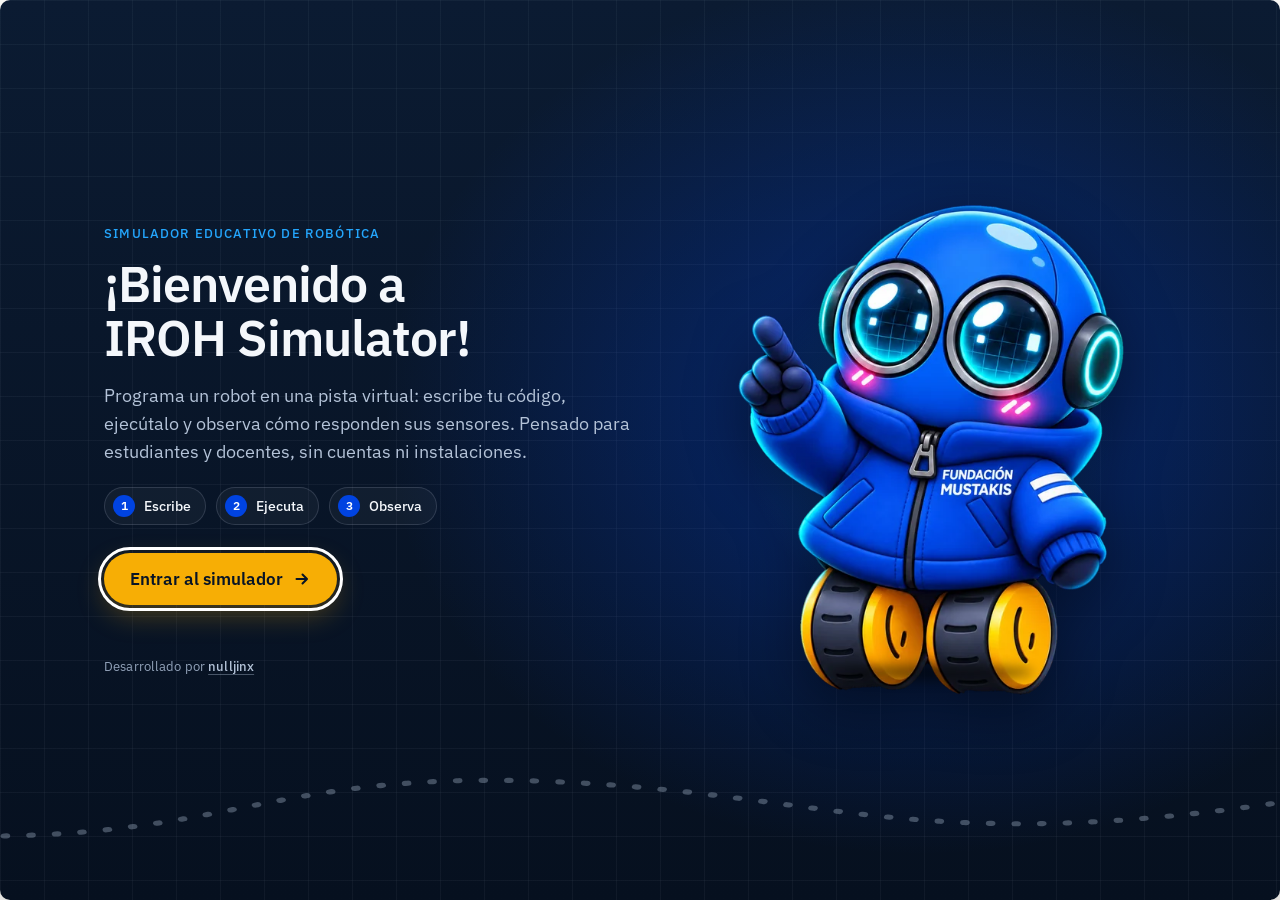
<file: index.html>
<!doctype html>
<html lang="es">
<head>
  <meta charset="utf-8"><meta name="viewport" content="width=device-width,initial-scale=1">
  <meta name="theme-color" content="#FCFBF8">
  <title>IROH Simulator · Simulador libre</title>
  <link rel="icon" type="image/png" sizes="32x32" href="assets/iroh-favicon-32.png"><link rel="icon" type="image/png" sizes="192x192" href="assets/iroh-favicon-192.png"><link rel="apple-touch-icon" href="assets/iroh-favicon-180.png">
  <link rel="stylesheet" href="tokens.css"><link rel="stylesheet" href="styles.css"><link rel="stylesheet" href="iroh-brand.css">
</head>
<body>
  <a class="skip-link" href="#workspace">Saltar al simulador</a>
  <header class="topbar">
    <div class="brand">
      <img src="assets/iroh-isotipo-68.webp" alt="" width="34" height="34">
      <span><strong translate="no">IROH <span>Simulator</span></strong><small>Simulador libre</small></span>
    </div>
    <div class="topbar-actions">
      <button type="button" id="aboutOpen" class="button topbar-btn" aria-haspopup="dialog" aria-controls="aboutDialog">
        <svg width="16" height="16" viewBox="0 0 16 16" aria-hidden="true"><circle cx="8" cy="8" r="6.25" fill="none" stroke="currentColor" stroke-width="1.5"/><path d="M8 7.2v3.6M8 5.1v.1" fill="none" stroke="currentColor" stroke-width="1.7" stroke-linecap="round"/></svg>
        <span class="topbar-label">Acerca de</span>
      </button>
    </div>
  </header>
  <main id="workspace" tabindex="-1" class="workspace editor-open" aria-label="Simulador libre del IROH">
    <h1 class="sr-only">Simulador libre del IROH</h1>
    <div class="workspace-grid">
      <section class="simulation-panel" id="viewportHost" aria-label="Simulador">
        <div class="simulator-toolbar">
          <label class="track-field"><span class="sr-only">Pista</span><select id="track" aria-label="Pista"><option value="s01">S01 · Seguir línea</option><option value="s02">S02 · Tres sensores</option><option value="s03">S03 · Conteo</option><option value="s04">S04 · Tramos de línea</option><option value="s05">S05 · Sensores IR</option><option value="s06">S06 · Sonar y cajas</option><option value="s07">S07 · Repaso · sin pista propia</option><option value="s08">S08 · Desafío final</option><option value="oval">Libre · Óvalo</option><option value="ocho">Libre · Ocho</option></select></label>
          <div class="camera-mode-switch camera-tabs" role="group" aria-label="Vista de cámara"><button class="cam" data-view="top" aria-pressed="false"><svg width="13" height="13" viewBox="0 0 16 16" aria-hidden="true"><path d="M2 3.5l4-1.5 4 1.5 4-1.5v10.5l-4 1.5-4-1.5-4 1.5zM6 2v10.5M10 3.5V14" fill="none" stroke="currentColor" stroke-width="1.4" stroke-linecap="round" stroke-linejoin="round"/></svg><span>Superior</span></button><button class="cam active" data-view="perspective" aria-pressed="true"><svg width="13" height="13" viewBox="0 0 16 16" aria-hidden="true"><path d="M8 1.5l5.5 3v7L8 14.5l-5.5-3v-7zM8 8l5.5-3.5M8 8v6.5M8 8L2.5 4.5" fill="none" stroke="currentColor" stroke-width="1.4" stroke-linecap="round" stroke-linejoin="round"/></svg><span>Perspectiva</span></button><button class="cam" data-view="follow" aria-pressed="false" aria-label="Seguir al IROH"><svg width="13" height="13" viewBox="0 0 16 16" aria-hidden="true"><path d="M8 2v2.5M8 11.5V14M2 8h2.5M11.5 8H14M8 5.5a2.5 2.5 0 1 0 0 5 2.5 2.5 0 0 0 0-5z" fill="none" stroke="currentColor" stroke-width="1.4" stroke-linecap="round" stroke-linejoin="round"/></svg><span>Seguir</span></button><button class="cam" data-view="robot" aria-pressed="false" aria-label="Ver el robot de cerca"><svg width="13" height="13" viewBox="0 0 16 16" aria-hidden="true"><path d="M4 5.5h8a1.5 1.5 0 0 1 1.5 1.5v4A1.5 1.5 0 0 1 12 12.5H4A1.5 1.5 0 0 1 2.5 11V7A1.5 1.5 0 0 1 4 5.5zM8 5.5V3M6 8.5v.5M10 8.5v.5" fill="none" stroke="currentColor" stroke-width="1.4" stroke-linecap="round" stroke-linejoin="round"/></svg><span>Robot</span></button></div>
          <details class="menu pop" id="moreMenu">
            <summary class="button" aria-label="Más opciones"><span class="menu-text">Más</span><svg width="12" height="12" viewBox="0 0 12 12" aria-hidden="true"><path d="M2 4.5l4 4 4-4" fill="none" stroke="currentColor" stroke-width="1.6" stroke-linecap="round" stroke-linejoin="round"/></svg></summary>
            <div class="menu-panel" role="group" aria-label="Opciones secundarias">
              <button id="codeToggle" class="button menu-item" type="button" aria-controls="codePanel" aria-expanded="true">Ocultar editor</button>
              <div class="menu-divider"></div>
              <div class="menu-row"><label for="speed">Velocidad</label><select id="speed"><option value="0.5">0,5×</option><option value="1" selected>1×</option><option value="2">2×</option><option value="4">4×</option></select></div>
              <div class="menu-row"><label for="quality">Calidad 3D</label><select id="quality"><option value="standard">Estándar</option><option value="high">Alta</option></select></div>
              <label class="menu-check"><input id="showTrail" type="checkbox" checked> Rastro del recorrido</label>
              <div class="menu-divider"></div>
              <button id="editScenario" class="button menu-item" type="button" aria-haspopup="dialog">Editar escenario</button>
            </div>
          </details>
        </div>
        <div class="scene-wrap" id="sceneWrap">
          <canvas id="scene" role="img" aria-label="Escena 3D del robot IROH en la pista. Arrastra para girar y usa la rueda para acercar."></canvas>
          <div class="scene-top-label"><span>IROH / <span id="stageLabel">S01</span> / 3D</span><small><span id="viewLabel">PERSPECTIVA LIBRE</span><span class="sep"> · </span><span id="trackSize">100 × 140 cm</span><span id="trackName">PLOTTER S01</span></small></div>
          <span class="live-badge" id="statusBadge" role="status">EN ESPERA</span>
          <div class="scene-source" id="sceneSource">S01 · Geometría del proyecto IROH</div>
          <div class="zoom-controls"><button id="zoomOut" type="button" aria-label="Alejar cámara">−</button><output id="zoomText" aria-live="off">100%</output><button id="zoomIn" type="button" aria-label="Acercar cámara">+</button><button id="full" type="button" aria-label="Pantalla completa"><svg width="14" height="14" viewBox="0 0 14 14" aria-hidden="true"><path d="M5 1.5H1.5V5M9 1.5h3.5V5M5 12.5H1.5V9M9 12.5h3.5V9" fill="none" stroke="currentColor" stroke-width="1.5" stroke-linecap="round" stroke-linejoin="round"/></svg></button></div>
          <div class="calibration-layer" id="calibrationLayer" hidden>
            <div class="calibration-grab" id="calibrationGrab" tabindex="0" role="application" aria-roledescription="robot arrastrable" aria-label="IROH. Arrástralo por el plotter o usa las flechas del teclado."></div>
            <button class="calibration-rotate" id="calibrationRotate" type="button" aria-label="Girar el IROH. Arrastra el asa o usa las flechas izquierda y derecha."><svg width="20" height="20" viewBox="0 0 20 20" aria-hidden="true"><path d="M16 10a6 6 0 1 1-2-4.5M16 3v3.5h-3.5" fill="none" stroke="currentColor" stroke-width="2" stroke-linecap="round" stroke-linejoin="round"/></svg></button>
            <p class="calibration-hint" id="calibrationHint">Mueve el IROH por el plotter y gíralo con el asa. Observa la LCD.</p>
          </div>
        </div>
        <details class="telemetry" id="telemetry" open>
          <summary><span>Sensores y telemetría</span></summary>
          <div class="telemetry-strip" role="group" aria-label="Telemetría del IROH">
            <div class="tcell"><span class="tlabel">Línea</span><div class="sensor-row"><span class="sensor"><b>I</b><strong id="valL">028</strong></span><span class="sensor"><b>C</b><strong id="valC">395</strong></span><span class="sensor"><b>D</b><strong id="valR">028</strong></span></div></div>
            <div class="tcell"><span class="tlabel">Sonar</span><strong class="readout" id="sonar">200 cm</strong></div>
            <div class="tcell"><span class="tlabel">Motores I / D</span><strong class="readout" id="motors">0 / 0</strong></div>
            <div class="tcell"><span class="tlabel">Servo</span><strong class="readout" id="strikerStatus">0° · REPOSO</strong></div>
            <div class="tcell lcd-cell"><span class="tlabel">LCD 16 × 2</span><div class="lcd-bezel"><pre id="lcd" aria-label="Pantalla LCD del IROH, 16 columnas por 2 filas"></pre></div></div>
          </div>
        </details>
        <div class="inputs-strip" role="group" aria-label="Entradas del robot"><span class="tlabel">Entradas</span><button type="button" id="pulsador" class="input-chip" aria-pressed="false" aria-label="Pulsador"><i class="dot" aria-hidden="true"></i><span>Pulsador</span><strong aria-hidden="true">Libre</strong></button><button type="button" id="ir0" class="input-chip" aria-pressed="false" aria-label="IR izquierdo"><i class="dot" aria-hidden="true"></i><span>IR izquierdo</span><strong aria-hidden="true">Libre</strong></button><button type="button" id="ir1" class="input-chip" aria-pressed="false" aria-label="IR derecho"><i class="dot" aria-hidden="true"></i><span>IR derecho</span><strong aria-hidden="true">Libre</strong></button></div>
        <div class="runtime-bar">
          <div class="runtime-actions">
            <button id="runBar" class="primary run-proxy" type="button" aria-label="Ejecutar el programa del editor"><svg width="14" height="14" viewBox="0 0 14 14" aria-hidden="true"><path d="M3 2l9 5-9 5z" fill="currentColor"/></svg><span>Ejecutar</span></button>
            <button id="pause" type="button" disabled>Pausar</button>
            <button id="step" type="button" disabled title="Avanza 100 ms de simulación en pausa">Paso +0,1 s</button>
            <button id="reset" type="button"><svg width="14" height="14" viewBox="0 0 14 14" aria-hidden="true"><path d="M2.5 7a4.5 4.5 0 1 0 1.4-3.3M2.5 2v2.8h2.8" fill="none" stroke="currentColor" stroke-width="1.5" stroke-linecap="round" stroke-linejoin="round"/></svg><span>Reiniciar</span></button>
            <button id="calibrationMode" type="button" aria-pressed="false" aria-controls="calibrationLayer">Calibración</button>
          </div>
          <div class="runtime-clock"><span class="clock-label">Tiempo</span><strong id="time">0.0 <small>s</small></strong></div>
        </div>
        <p class="status-strip" id="feedback" role="status">Escoge una pista, escribe tu programa y ejecútalo.</p>
      </section>
      <aside class="code-panel" id="codePanel" aria-label="Editor de programación">
        <div class="file-bar"><span class="file-name"><svg width="14" height="14" viewBox="0 0 14 14" aria-hidden="true"><path d="M5 3.5L1.8 7 5 10.5M9 3.5L12.2 7 9 10.5" fill="none" stroke="currentColor" stroke-width="1.4" stroke-linecap="round" stroke-linejoin="round"/></svg><span id="fileName">programa_s01.ino</span></span><span class="file-state">Se guarda por pista en este navegador</span><button type="button" id="guideOpen" class="guide-button" aria-haspopup="dialog" aria-controls="guideDialog">Guía</button><button type="button" id="codeClose" aria-label="Cerrar editor">✕</button></div>
        <div class="editor-meta"><span>Arduino / IROH</span><span class="editor-shortcut" id="editorHint">Ctrl + Enter ejecuta · Esc y luego Tab salen del editor</span></div>
        <div class="editor-area"><pre class="gutter" id="gutter" aria-hidden="true">1</pre><div class="code-stack"><textarea id="src" aria-label="Código Arduino del IROH. Tab inserta espacios; Escape y luego Tab sale del editor." spellcheck="false" autocapitalize="off" autocomplete="off" autocorrect="off" wrap="off"></textarea><div class="hl-clip" aria-hidden="true"><div class="hl-line" id="hlLine"></div><pre class="hl" id="hl"></pre></div></div></div>
        <div class="compiler" id="msg" role="status" tabindex="-1">Edita tu programa y ejecuta.</div>
        <div class="editor-bottom-bar code-actions"><label class="example-field" id="exampleField" hidden><span class="sr-only">Ejemplo</span><select id="example" aria-label="Cargar un ejemplo"><option value="0">Tres sensores</option><option value="1">Un sensor</option><option value="2">Plantilla vacía</option><option value="3">Obstáculos IR</option><option value="4">Golpe por proximidad (sonar)</option></select></label><button type="button" id="restoreStarter" class="restore-button">Restaurar código inicial</button><button type="button" class="primary execute-button" id="run"><svg width="14" height="14" viewBox="0 0 14 14" aria-hidden="true"><path d="M3 2l9 5-9 5z" fill="currentColor"/></svg><span>Ejecutar</span></button></div>
      </aside>
    </div>
    <!-- Nodos de compatibilidad: los scripts v4 (simulator.js) todavía los leen o escriben. Ocultos; se retirarán al extraer el core (SIM-3) y la calibración v1 se reemplaza en SIM-7. -->
    <div hidden aria-hidden="true"><button id="calibrate" type="button" tabindex="-1">Calibrar sensores</button><span id="calibrationSummary"></span><span id="lessonTitle"></span><p id="lessonGoal"></p><span id="lessonQuestion"></span></div>
    <dialog id="calibrationDialog" class="calibration-dialog" aria-labelledby="calibrationTitle"><form id="calibrationForm"><div class="reference-title"><div><span class="eyebrow">PREPARAR EL EXPERIMENTO</span><h2 id="calibrationTitle">Calibrar sensores de línea</h2></div><button id="calibrationClose" type="button" aria-label="Cerrar calibración">✕</button></div><p class="cal-intro">En este banco virtual, blanco es 0 y negro es 1000 después de normalizar. Mide ambas referencias o introduce sus valores brutos por sensor. La simulación se pausa mientras calibras.</p><div class="cal-samples"><button type="button" id="sampleWhite"><span class="swatch white"></span><b>1. Medir blanco virtual</b><small>Superficie clara de referencia</small></button><button type="button" id="sampleBlack"><span class="swatch black"></span><b>2. Medir negro virtual</b><small>Línea oscura de referencia</small></button></div><table class="cal-table"><thead><tr><th>Sensor</th><th>Blanco · 0–1023</th><th>Negro · 0–1023</th></tr></thead><tbody><tr><th>Izquierdo</th><td><input id="white0" type="number" min="0" max="1023" step="1" required aria-label="Blanco Izquierdo"></td><td><input id="black0" type="number" min="0" max="1023" step="1" required aria-label="Negro Izquierdo"></td></tr><tr><th>Central</th><td><input id="white1" type="number" min="0" max="1023" step="1" required aria-label="Blanco Central"></td><td><input id="black1" type="number" min="0" max="1023" step="1" required aria-label="Negro Central"></td></tr><tr><th>Derecho</th><td><input id="white2" type="number" min="0" max="1023" step="1" required aria-label="Blanco Derecho"></td><td><input id="black2" type="number" min="0" max="1023" step="1" required aria-label="Negro Derecho"></td></tr></tbody></table><label class="threshold-control" for="threshold">3. Umbral de detección <output id="thresholdValue">500 / 1000</output></label><input id="threshold" type="range" min="100" max="900" step="10" value="500"><div class="threshold-scale"><span>Más sensible al negro</span><span>Más exigente</span></div><p class="cal-explain">Una lectura normalizada igual o superior al umbral detecta línea. Las funciones de lectura bruta conservan sus valores; tus programas anteriores no cambian automáticamente.</p><p id="calibrationMessage" class="cal-message" role="status"></p><div class="cal-actions"><button id="calibrationDefaults" class="btn ghost" type="button">Restablecer referencias</button><button class="btn primary" type="submit">Guardar calibración</button></div><small class="cal-footnote">Banco simulado, sin conexión con el IROH físico. Los valores son ilustrativos; no constituyen una calibración del robot real.</small></form></dialog>
    <dialog id="scenarioDialog" class="scenario-dialog" aria-labelledby="scenarioTitle" aria-describedby="scenarioIntro">
      <div class="reference-title"><h2 id="scenarioTitle">Escenario</h2><button type="button" id="scenarioClose" aria-label="Cancelar y cerrar">✕</button></div>
      <p id="scenarioIntro" class="scenario-intro">Añade y mueve cajas para experimentar con el robot.</p>
      <div class="scenario-layout">
        <div class="scenario-map-wrap"><svg id="scenarioMap" class="scenario-map" role="img" aria-label="Vista superior de la pista con sus cajas. Los controles junto al plano permiten editarlas con teclado."></svg></div>
        <div class="scenario-side">
          <div class="scenario-actions"><button type="button" id="scenarioAdd" class="button" aria-pressed="false">Añadir caja</button><button type="button" id="scenarioRemove" class="button" disabled>Eliminar caja</button></div>
          <ul id="scenarioList" class="scenario-list" aria-label="Cajas del escenario"></ul>
          <fieldset id="scenarioFields" class="scenario-fields" disabled><legend id="scenarioSelName">Sin caja seleccionada</legend>
            <label class="scenario-field"><span>X</span><input id="scenarioX" type="number" step="0.5" inputmode="decimal" aria-describedby="scenarioPosHint"><span class="unit">cm</span></label>
            <label class="scenario-field"><span>Y</span><input id="scenarioY" type="number" step="0.5" inputmode="decimal" aria-describedby="scenarioPosHint"><span class="unit">cm</span></label>
            <p id="scenarioPosHint" class="scenario-hint">Esquina superior izquierda de la caja de 8 × 8 cm.</p>
          </fieldset>
          <p id="scenarioNote" class="scenario-note" role="status" aria-live="polite"></p>
        </div>
      </div>
      <div class="confirm-actions scenario-footer"><button type="button" id="scenarioClear" class="button">Vaciar</button><button type="button" id="scenarioDefault" class="button">Restaurar predeterminado</button><span class="scenario-spacer"></span><button type="button" id="scenarioCancel" class="button">Cancelar</button><button type="button" id="scenarioApply" class="button primary">Aplicar</button></div>
    </dialog>
    <dialog id="restoreDialog" class="confirm-dialog" aria-labelledby="restoreTitle" aria-describedby="restoreText">
      <h2 id="restoreTitle">¿Restaurar el código inicial?</h2>
      <p id="restoreText">Tu código actual de esta pista se reemplazará por el código inicial. Esta acción no se puede deshacer.</p>
      <div class="confirm-actions"><button type="button" id="restoreCancel" class="button">Cancelar</button><button type="button" id="restoreConfirm" class="button primary">Restaurar</button></div>
    </dialog>
    <dialog id="guideDialog" class="guide-dialog" aria-labelledby="guideTitle" aria-describedby="guideSub">
      <div class="reference-title">
        <div class="guide-heading"><h2 id="guideTitle">Guía de programación IROH</h2><p id="guideSub" class="guide-sub">Aprende a darle instrucciones a IROH, paso a paso. Abre un tema o busca una instrucción.</p></div>
        <button type="button" id="guideClose" aria-label="Cerrar guía">✕</button>
      </div>
      <div class="guide-tools">
        <label class="sr-only" for="guideSearch">Buscar una instrucción</label>
        <input type="search" id="guideSearch" class="guide-search" placeholder="Buscar una instrucción (por ejemplo: avanzar)" autocomplete="off" spellcheck="false" aria-describedby="guideSearchStatus">
        <p id="guideSearchStatus" class="guide-search-status" role="status" aria-live="polite"></p>
      </div>
      <div class="guide-body" tabindex="0" role="region" aria-label="Contenido de la guía">

        <details class="guide-topic" id="guide-primeros-pasos" open>
          <summary><span class="guide-num" aria-hidden="true">1</span><span class="guide-topic-title"><strong>Primeros pasos</strong><small>Cómo darle instrucciones a IROH y cómo funciona un programa</small></span></summary>
          <div class="guide-topic-body">
            <p class="guide-lead">Empieza por aquí: copia este programa, pulsa <b>Ejecutar</b> y mira qué hace IROH. Después te explicamos cada parte, una por una.</p>
            <article class="guide-item guide-program-card" data-cmd="" data-sig="" data-keywords="programa completo ejemplo primero empezar inicio hola saludo copiar ejecutar">
              <div class="guide-program-head"><h4>Mi primer programa</h4><button type="button" class="guide-copy" data-copy="primero" aria-label="Copiar el programa «Mi primer programa»">Copiar</button></div>
              <pre class="guide-program" data-program="primero" tabindex="0"><code>void setup() {
  inicializarMovimiento();
  inicializarPantalla();
  escribirPantalla(0, 0, "Hola, IROH");
}

void loop() {
  avanzar(40);
  pausa(1500);
  detenerse();
  finPrograma();
}</code></pre>
              <p><b>Qué hace:</b> IROH escribe «Hola, IROH» en su pantalla, avanza un segundo y medio y se detiene.</p>
              <ol class="guide-steps">
                <li>Escribe o copia el programa en el editor.</li>
                <li>Pulsa <b>Ejecutar</b>.</li>
                <li>Mira la pantalla de IROH y cómo avanza.</li>
              </ol>
              <p class="guide-try"><b>Prueba:</b> cambia «Hola, IROH» por tu nombre, o cambia <code>1500</code> por <code>3000</code>. ¿Qué notas?</p>
            </article>
            <article class="guide-item guide-cmd" data-cmd="setup" data-sig="void setup()" data-keywords="preparar preparacion empezar una vez inicio configuracion">
              <h4>¿Qué es setup()?</h4>
              <pre class="guide-sig" data-ctx="setupdef"><code>void setup() {
  inicializarMovimiento();
}</code></pre>
              <p><code>setup()</code> significa «preparación». Lo que escribas dentro se ejecuta una sola vez, al empezar. Es opcional.</p>
            </article>
            <article class="guide-item guide-cmd" data-cmd="loop" data-sig="void loop()" data-keywords="repetir repeticion ciclo bucle siempre obligatoria">
              <h4>¿Qué es loop()?</h4>
              <pre class="guide-sig" data-ctx="loopdef"><code>void loop() {
  avanzar(40);
}</code></pre>
              <p><code>loop()</code> significa «repetir». Lo que escribas dentro se ejecuta una y otra vez mientras el programa corre. Es obligatoria.</p>
            </article>
            <article class="guide-item guide-cmd" data-cmd="inicializarMovimiento inicializarSensores inicializarGolpe" data-sig="inicializarMovimiento() inicializarSensores() inicializarGolpe()" data-keywords="activar preparar ruedas sensores garra aviso">
              <h4>¿Qué significa inicializar?</h4>
              <pre class="guide-sig"><code>inicializarMovimiento();
inicializarSensores();
inicializarGolpe();</code></pre>
              <p>Como en el robot real, cada parte se activa una vez antes de usarla: el movimiento (ruedas), los sensores (línea, sonar e infrarrojos) y el golpe (garra). Se hace dentro de <code>setup()</code>.</p>
              <p class="guide-try"><b>Prueba:</b> cuando tu programa lea un sensor, añade <code>inicializarSensores();</code> en <code>setup()</code>.</p>
            </article>
            <article class="guide-item guide-cmd" data-cmd="" data-sig="; { }" data-keywords="punto y coma llaves bloque comentarios // sintaxis fin de instruccion">
              <h4>Para qué sirven ; y { }</h4>
              <pre class="guide-sig"><code>avanzar(40);
if (lineaCentral()) {
  detenerse();
}</code></pre>
              <p>El punto y coma <code>;</code> marca el final de una instrucción. Las llaves <code>{ }</code> agrupan las instrucciones de un bloque: el cuerpo de <code>setup()</code>, de <code>loop()</code> o de un <code>if</code>.</p>
              <p>Las líneas que empiezan con <code>//</code> son comentarios: IROH las ignora.</p>
            </article>
            <article class="guide-item guide-cmd" data-cmd="" data-sig="" data-keywords="avisos errores advertencia mensajes panel linea error">
              <h4>Lee los mensajes del simulador</h4>
              <p>Debajo del editor aparecen mensajes: <b>✔</b> todo bien, <b>⚠</b> aviso (el programa sigue, pero algo no funcionará) y <b>✖</b> error (el programa se detiene y te dice en qué línea está el problema).</p>
              <p>Si falta inicializar una parte, verás un aviso ⚠ que te dice cuál.</p>
            </article>
          </div>
        </details>

        <details class="guide-topic" id="guide-movimiento">
          <summary><span class="guide-num" aria-hidden="true">2</span><span class="guide-topic-title"><strong>¡Vamos a movernos!</strong><small>Avanzar, retroceder, girar, detenerse y esperar</small></span></summary>
          <div class="guide-topic-body">
            <p class="guide-lead">Las ruedas reciben una velocidad de 0 a 100. IROH mantiene la última orden hasta que le des otra, incluso mientras esperas con <code>pausa()</code>. Recuerda llamar a <code>inicializarMovimiento();</code> en <code>setup()</code>.</p>
            <article class="guide-item guide-cmd" data-cmd="avanzar" data-sig="avanzar(velocidad)" data-keywords="adelante mover ir ruedas velocidad rapido lento">
              <h4>Avanzar</h4>
              <pre class="guide-sig"><code>avanzar(50);</code></pre>
              <p>IROH avanza con sus dos ruedas. El número indica la velocidad: 0 es quieto y 100 es la máxima.</p>
              <p class="guide-try"><b>Prueba:</b> cambia el 50 por 30. ¿Qué notas?</p>
            </article>
            <article class="guide-item guide-cmd" data-cmd="avanzar" data-sig="avanzar(izquierda, derecha)" data-keywords="curva doblar girar dos ruedas izquierda derecha">
              <h4>Avanzar en curva</h4>
              <pre class="guide-sig"><code>avanzar(20, 60);</code></pre>
              <p>Con dos números, el primero es la rueda izquierda y el segundo la derecha. IROH curva hacia el lado de la rueda más lenta.</p>
              <p class="guide-try"><b>Prueba:</b> intercambia el 20 y el 60. ¿Hacia dónde gira ahora?</p>
            </article>
            <article class="guide-item guide-cmd" data-cmd="retroceder" data-sig="retroceder(velocidad) retroceder(izquierda, derecha)" data-keywords="atras reversa marcha atras">
              <h4>Retroceder</h4>
              <pre class="guide-sig"><code>retroceder(40);</code></pre>
              <p>IROH va hacia atrás. Igual que <code>avanzar()</code>, acepta un número o dos: <code>retroceder(izquierda, derecha)</code>.</p>
            </article>
            <article class="guide-item guide-cmd" data-cmd="girarDerecha" data-sig="girarDerecha(velocidad)" data-keywords="giro rotar derecha sobre su eje">
              <h4>Girar a la derecha</h4>
              <pre class="guide-sig"><code>girarDerecha(40);</code></pre>
              <p>IROH gira sobre sí mismo hacia la derecha: una rueda avanza y la otra retrocede.</p>
            </article>
            <article class="guide-item guide-cmd" data-cmd="girarIzquierda" data-sig="girarIzquierda(velocidad)" data-keywords="giro rotar izquierda sobre su eje">
              <h4>Girar a la izquierda</h4>
              <pre class="guide-sig"><code>girarIzquierda(40);</code></pre>
              <p>Lo mismo, hacia la izquierda.</p>
            </article>
            <article class="guide-item guide-cmd" data-cmd="detenerse" data-sig="detenerse()" data-keywords="parar frenar alto quieto stop">
              <h4>Detenerse</h4>
              <pre class="guide-sig"><code>detenerse();</code></pre>
              <p>Pone las dos ruedas en 0. IROH frena de forma gradual, no de golpe.</p>
            </article>
            <article class="guide-item guide-cmd" data-cmd="pausa" data-sig="pausa(milisegundos)" data-keywords="espera tiempo retraso demora milisegundos segundos delay">
              <h4>Esperar</h4>
              <pre class="guide-sig"><code>avanzar(40);
pausa(1000);
detenerse();</code></pre>
              <p><code>pausa(1000);</code> hace que el programa espere 1000 milisegundos (1 segundo). Mientras espera, las ruedas siguen con la última orden: aquí IROH avanza un segundo y luego se detiene.</p>
              <p class="guide-try"><b>Prueba:</b> ¿cuánto avanza con <code>pausa(2000);</code>?</p>
            </article>
            <article class="guide-item guide-cmd" data-cmd="finPrograma" data-sig="finPrograma()" data-keywords="fin terminar acabar detener programa">
              <h4>Terminar el programa</h4>
              <pre class="guide-sig"><code>finPrograma();</code></pre>
              <p>Detiene a IROH y termina el programa: ya no se repite <code>loop()</code>.</p>
            </article>
            <article class="guide-item guide-program-card" data-cmd="" data-sig="" data-keywords="programa completo ejemplo secuencia pasos orden tiempo">
              <div class="guide-program-head"><h4>Avanza, gira y detente</h4><button type="button" class="guide-copy" data-copy="avanzagira" aria-label="Copiar el programa «Avanza, gira y detente»">Copiar</button></div>
              <pre class="guide-program" data-program="avanzagira" tabindex="0"><code>void setup() {
  inicializarMovimiento();
}

void loop() {
  avanzar(40);
  pausa(1000);
  detenerse();
  pausa(300);
  girarDerecha(40);
  pausa(700);
  detenerse();
  finPrograma();
}</code></pre>
              <p>IROH avanza un poco, se detiene, gira hacia la derecha y termina. Cada paso dura el tiempo que escribes en <code>pausa()</code>.</p>
              <p class="guide-try"><b>Prueba:</b> cambia <code>700</code> por otro número y mira cómo cambia el giro.</p>
            </article>
          </div>
        </details>

        <details class="guide-topic" id="guide-linea">
          <summary><span class="guide-num" aria-hidden="true">3</span><span class="guide-topic-title"><strong>Siguiendo la línea</strong><small>Sensores que reconocen una línea negra</small></span></summary>
          <div class="guide-topic-body">
            <p class="guide-lead">IROH tiene tres sensores de línea en la parte delantera: izquierdo, central y derecho. Cada uno mira el suelo y reconoce si ve negro. Llama a <code>inicializarSensores();</code> en <code>setup()</code> antes de leerlos.</p>
            <article class="guide-item guide-cmd" data-cmd="lineaIzquierda lineaCentral lineaDerecha" data-sig="lineaIzquierda() lineaCentral() lineaDerecha()" data-keywords="sensor linea negro suelo detectar seguir">
              <h4>¿Hay línea debajo?</h4>
              <pre class="guide-sig"><code>if (lineaCentral()) {
  avanzar(30);
}</code></pre>
              <p><code>lineaIzquierda()</code>, <code>lineaCentral()</code> y <code>lineaDerecha()</code> responden 1 si el sensor ve negro y 0 si no. Como 1 significa «verdadero», se usan directamente dentro de un <code>if</code>.</p>
              <p class="guide-try"><b>Prueba:</b> haz que IROH se detenga cuando el sensor central deje de ver la línea.</p>
            </article>
            <article class="guide-item guide-cmd" data-cmd="leerLineaNormalizada" data-sig="leerLineaNormalizada(sensor)" data-keywords="sensor valor normalizado 0 1000 negro blanco lectura">
              <h4>Medir cuánto negro ve</h4>
              <pre class="guide-sig"><code>int valor = leerLineaNormalizada(1);</code></pre>
              <p>Devuelve un número de 0 (blanco) a 1000 (negro). El número entre paréntesis elige el sensor: 0 izquierdo, 1 central y 2 derecho.</p>
            </article>
            <article class="guide-item guide-cmd" data-cmd="leerSensorLineaIzquierdo leerSensorLineaCentral leerSensorLineaDerecho" data-sig="leerSensorLineaIzquierdo() leerSensorLineaCentral() leerSensorLineaDerecho()" data-keywords="sensor lectura cruda bruta 1023 analogica">
              <h4>Lectura sin ajustar</h4>
              <pre class="guide-sig"><code>int bruto = leerSensorLineaCentral();</code></pre>
              <p>Valor directo del sensor, de 0 a 1023. También existen <code>leerSensorLineaIzquierdo()</code> y <code>leerSensorLineaDerecho()</code>. Sirven para calibrar; para decidir suele ser más cómodo usar las funciones anteriores.</p>
            </article>
            <article class="guide-item guide-cmd" data-cmd="leerUmbralLinea" data-sig="leerUmbralLinea()" data-keywords="umbral calibracion limite 500 sensibilidad">
              <h4>El umbral de la línea</h4>
              <pre class="guide-sig"><code>int umbral = leerUmbralLinea();</code></pre>
              <p>Es el valor (de 0 a 1000) desde el cual un sensor considera que ve línea. Empieza en 500 y puedes cambiarlo con el botón <b>Calibración</b>.</p>
            </article>
            <article class="guide-item guide-program-card" data-cmd="" data-sig="" data-keywords="programa completo ejemplo seguir linea sensores pista ovalo">
              <div class="guide-program-head"><h4>Seguidor de línea</h4><button type="button" class="guide-copy" data-copy="seguidor" aria-label="Copiar el programa «Seguidor de línea»">Copiar</button></div>
              <pre class="guide-program" data-program="seguidor" tabindex="0"><code>void setup() {
  inicializarMovimiento();
  inicializarSensores();
}

void loop() {
  if (lineaCentral()) {
    avanzar(30);
  } else if (lineaIzquierda()) {
    avanzar(10, 30);
  } else if (lineaDerecha()) {
    avanzar(30, 10);
  } else {
    detenerse();
  }
}</code></pre>
              <p>Programa completo. Si el centro ve la línea, avanza; si la ve a un lado, curva hacia ese lado; si no la ve, se detiene. Pruébalo en la pista <b>Óvalo</b>.</p>
              <p class="guide-try"><b>Prueba:</b> cambia <code>30</code> por <code>50</code>. ¿Sigue la línea o se sale?</p>
              <p class="guide-caution">Este programa básico puede detenerse en cruces, bifurcaciones o huecos de las pistas S01–S08: necesitarás más reglas.</p>
            </article>
          </div>
        </details>

        <details class="guide-topic" id="guide-obstaculos">
          <summary><span class="guide-num" aria-hidden="true">4</span><span class="guide-topic-title"><strong>Detectando obstáculos</strong><small>Sonar, sensores infrarrojos y botón</small></span></summary>
          <div class="guide-topic-body">
            <p class="guide-lead">IROH puede medir la distancia a una caja con el sonar y recibir señales de dos sensores infrarrojos y de un botón. Usa <code>inicializarSensores();</code> en <code>setup()</code>.</p>
            <article class="guide-item guide-cmd" data-cmd="leerDistanciaSonar" data-sig="leerDistanciaSonar()" data-keywords="sonar distancia centimetros ultrasonido obstaculo caja cm">
              <h4>Medir la distancia con el sonar</h4>
              <pre class="guide-sig"><code>int distancia = leerDistanciaSonar();</code></pre>
              <p>Devuelve la distancia en centímetros hasta la caja más cercana en la dirección en que mira la cabeza (justo delante, si no la giras con <code>moverServoYaw()</code>). Si no hay ninguna al alcance, devuelve 200.</p>
              <p class="guide-try"><b>Prueba:</b> con <b>Editar escenario</b> acerca una caja y observa cómo cambia el valor en «Sonar».</p>
            </article>
            <article class="guide-item guide-cmd" data-cmd="leerSensorObstaculoIzquierdo leerSensorObstaculoDerecho" data-sig="leerSensorObstaculoIzquierdo() leerSensorObstaculoDerecho()" data-keywords="infrarrojo ir obstaculo sensor izquierdo derecho">
              <h4>Sensores infrarrojos</h4>
              <pre class="guide-sig"><code>if (leerSensorObstaculoIzquierdo()) {
  detenerse();
}</code></pre>
              <p><code>leerSensorObstaculoIzquierdo()</code> y <code>leerSensorObstaculoDerecho()</code> devuelven 1 si el sensor está activo y 0 si está libre. En el simulador no detectan las cajas por sí solos: los activas tú con los botones <b>IR izquierdo</b> e <b>IR derecho</b> de la franja «Entradas».</p>
            </article>
            <article class="guide-item guide-cmd" data-cmd="leerBoton" data-sig="leerBoton()" data-keywords="boton pulsador presionado entrada">
              <h4>Leer el botón</h4>
              <pre class="guide-sig"><code>int presionado = leerBoton();</code></pre>
              <p>Devuelve 1 si el Pulsador está presionado y 0 si está libre. Lo cambias con el botón <b>Pulsador</b> de la franja «Entradas».</p>
            </article>
            <article class="guide-item guide-cmd" data-cmd="botonInicio" data-sig="botonInicio()" data-keywords="boton pulsador inicio esperar empezar presionar">
              <h4>Esperar el botón</h4>
              <pre class="guide-sig"><code>botonInicio();</code></pre>
              <p>El programa se queda aquí hasta que el Pulsador esté presionado. Úsalo al final de <code>setup()</code> para que IROH espere tu señal antes de empezar.</p>
              <p class="guide-try"><b>Prueba:</b> ejecuta tu programa con <code>botonInicio();</code> y pulsa <b>Pulsador</b>.</p>
            </article>
            <article class="guide-item guide-program-card" data-cmd="" data-sig="" data-keywords="programa completo ejemplo sonar obstaculo caja distancia parar">
              <div class="guide-program-head"><h4>Detenerse ante una caja</h4><button type="button" class="guide-copy" data-copy="parar" aria-label="Copiar el programa «Detenerse ante una caja»">Copiar</button></div>
              <pre class="guide-program" data-program="parar" tabindex="0"><code>void setup() {
  inicializarMovimiento();
  inicializarSensores();
}

void loop() {
  int distancia = leerDistanciaSonar();
  if (distancia &lt; 17) {
    detenerse();
  } else {
    avanzar(30);
  }
}</code></pre>
              <p>Programa completo. IROH avanza y se detiene cuando la caja está a menos de 17 cm, antes de tocarla con la garra.</p>
              <p class="guide-try"><b>Prueba:</b> cambia <code>17</code> por <code>40</code>. ¿Dónde se detiene ahora?</p>
              <p class="guide-caution">Si no hay ninguna caja delante, IROH avanzará sin parar: añade una con <b>Editar escenario</b>.</p>
            </article>
          </div>
        </details>

        <details class="guide-topic" id="guide-pantalla">
          <summary><span class="guide-num" aria-hidden="true">5</span><span class="guide-topic-title"><strong>La pantalla de IROH</strong><small>Mostrar mensajes y números en la LCD</small></span></summary>
          <div class="guide-topic-body">
            <p class="guide-lead">La pantalla tiene 2 filas (0 y 1) de 16 columnas (0 a 15). Sirve para que IROH te cuente lo que está leyendo o pensando.</p>
            <article class="guide-item guide-cmd" data-cmd="inicializarPantalla" data-sig="inicializarPantalla()" data-keywords="lcd pantalla preparar iniciar display">
              <h4>Preparar la pantalla</h4>
              <pre class="guide-sig"><code>inicializarPantalla();</code></pre>
              <p>Prepara la LCD, como en el robot real. En el simulador funciona aunque la olvides, pero conviene incluirla en <code>setup()</code>.</p>
            </article>
            <article class="guide-item guide-cmd" data-cmd="escribirPantalla" data-sig="escribirPantalla(columna, fila, valor)" data-keywords="lcd pantalla mostrar texto numero mensaje display columna fila">
              <h4>Escribir en la pantalla</h4>
              <pre class="guide-sig"><code>escribirPantalla(0, 0, "Hola");</code></pre>
              <p>Los tres valores son: columna, fila y lo que quieres mostrar. El texto va entre comillas dobles; también puedes pasar un número o una variable.</p>
              <p class="guide-try"><b>Prueba:</b> escribe en la columna 5 de la fila 1.</p>
            </article>
            <article class="guide-item guide-cmd" data-cmd="borrarPantalla" data-sig="borrarPantalla()" data-keywords="lcd pantalla limpiar vaciar display">
              <h4>Borrar la pantalla</h4>
              <pre class="guide-sig"><code>borrarPantalla();</code></pre>
              <p>Deja las dos filas vacías. Úsala antes de escribir números que cambian, para que no queden dígitos de la lectura anterior.</p>
            </article>
            <article class="guide-item guide-cmd" data-cmd="apagarPantalla prenderPantalla" data-sig="apagarPantalla() prenderPantalla()" data-keywords="lcd pantalla encender apagar sin efecto">
              <h4>Apagar y prender la pantalla</h4>
              <pre class="guide-sig"><code>apagarPantalla();
prenderPantalla();</code></pre>
              <p>El simulador las reconoce, pero todavía no cambian nada en la LCD: mostrará un aviso ⚠.</p>
            </article>
            <article class="guide-item guide-program-card" data-cmd="" data-sig="" data-keywords="programa completo ejemplo lcd pantalla sonar distancia">
              <div class="guide-program-head"><h4>Mostrar la distancia</h4><button type="button" class="guide-copy" data-copy="pantalla" aria-label="Copiar el programa «Mostrar la distancia»">Copiar</button></div>
              <pre class="guide-program" data-program="pantalla" tabindex="0"><code>void setup() {
  inicializarMovimiento();
  inicializarSensores();
  inicializarPantalla();
}

void loop() {
  int distancia = leerDistanciaSonar();
  borrarPantalla();
  escribirPantalla(0, 0, "Distancia:");
  escribirPantalla(0, 1, distancia);
  if (distancia &lt; 17) {
    detenerse();
  } else {
    avanzar(30);
  }
}</code></pre>
              <p>Programa completo: es el de la caja, pero además muestra en la LCD la distancia que mide el sonar.</p>
            </article>
          </div>
        </details>

        <details class="guide-topic" id="guide-mecanismos">
          <summary><span class="guide-num" aria-hidden="true">6</span><span class="guide-topic-title"><strong>Moviendo sus mecanismos</strong><small>Servomotores, garra y cabeza</small></span></summary>
          <div class="guide-topic-body">
            <p class="guide-lead">La garra de IROH puede girar a la izquierda, al centro o a la derecha. En el simulador la garra se mueve solo con instrucciones de tu programa.</p>
            <article class="guide-item guide-cmd" data-cmd="inicializarGolpe" data-sig="inicializarGolpe()" data-keywords="servo golpe garra activar centro">
              <h4>Activar la garra</h4>
              <pre class="guide-sig"><code>inicializarGolpe();</code></pre>
              <p>Activa la garra y la lleva al centro. Va en <code>setup()</code>, antes de moverla.</p>
            </article>
            <article class="guide-item guide-cmd" data-cmd="moverServoGolpe" data-sig="moverServoGolpe(posicion)" data-keywords="servo golpe garra izquierda centro derecha mover empujar">
              <h4>Mover la garra</h4>
              <pre class="guide-sig"><code>moverServoGolpe(1);</code></pre>
              <p>El número elige la posición: <code>-1</code> izquierda, <code>0</code> centro y <code>1</code> derecha. Con cualquier otro número aparece un aviso ⚠ y la garra no se mueve.</p>
              <p>La garra tarda un momento en girar: usa <code>pausa()</code> entre movimientos. Solo mueve una caja si la toca; no la empuja a distancia.</p>
              <p class="guide-try"><b>Prueba:</b> mueve la garra a <code>-1</code> y luego de vuelta a <code>0</code>.</p>
            </article>
            <article class="guide-item guide-cmd" data-cmd="inicializarCabeza apagarCabeza moverServoYaw moverServoPitch" data-sig="inicializarCabeza() apagarCabeza() moverServoYaw(grados) moverServoPitch(grados)" data-keywords="servo cabeza yaw pitch girar inclinar sin efecto">
              <h4>La cabeza de IROH</h4>
              <pre class="guide-sig"><code>inicializarCabeza();
moverServoYaw(30);
moverServoPitch(30);
apagarCabeza();</code></pre>
              <p>La cabeza tiene dos servomotores: <code>moverServoYaw()</code> la gira a los lados y <code>moverServoPitch()</code> la inclina. <code>moverServoYaw(grados)</code> funciona en el simulador: 0 es derecha, 90 es frente y 180 es izquierda, y acepta cualquier ángulo intermedio. El giro es progresivo, no instantáneo: espera con <code>pausa()</code> antes de leer el sonar. Llama a <code>inicializarCabeza()</code> en <code>setup()</code> antes de moverla. <code>leerDistanciaSonar()</code> mide hacia donde apunta la cabeza en ese momento. <code>moverServoPitch()</code> y <code>apagarCabeza()</code> se reconocen, pero el simulador no los modela: no tienen efecto y muestran un aviso ⚠. La velocidad y el alcance de la cabeza son valores virtuales del simulador, todavía sin medir en el robot real.</p>
            </article>
            <article class="guide-item guide-program-card" data-cmd="" data-sig="" data-keywords="programa completo ejemplo garra servo golpe">
              <div class="guide-program-head"><h4>La garra se mueve sola</h4><button type="button" class="guide-copy" data-copy="garra" aria-label="Copiar el programa «La garra se mueve sola»">Copiar</button></div>
              <pre class="guide-program" data-program="garra" tabindex="0"><code>void setup() {
  inicializarMovimiento();
  inicializarGolpe();
}

void loop() {
  moverServoGolpe(-1);
  pausa(800);
  moverServoGolpe(1);
  pausa(800);
  moverServoGolpe(0);
  pausa(800);
}</code></pre>
              <p>Programa completo: la garra va a la izquierda, a la derecha y al centro, y repite.</p>
            </article>
            <article class="guide-item guide-note" data-cmd="leerDistanciaSonar moverServoGolpe detenerse pausa retroceder girarDerecha" data-sig="" data-keywords="apartar obstaculo caja prisma garra barrido sonar distancia acercar despejar mover empujar girar giro bloqueado bloquea contacto trayectoria linea 10 12 cm">
              <h4>Apartar un obstáculo con la garra</h4>
              <ol class="guide-steps">
                <li><b>Detéctalo:</b> lee <code>leerDistanciaSonar()</code>. Un 200 significa que no ve nada.</li>
                <li><b>Acércate despacio</b> hasta una distancia adecuada y detente con <code>detenerse()</code>.</li>
                <li><b>Haz un barrido:</b> con la garra en un lado, llévala al lado contrario con <code>moverServoGolpe()</code> y espera con <code>pausa()</code>.</li>
                <li><b>Comprueba:</b> vuelve la garra al centro y lee el sonar otra vez. Si todavía ve la caja delante, no se despejó.</li>
                <li><b>Recupera la línea</b> y sigue. Si la caja no se despejó, retrocede un poco con <code>retroceder()</code> e inténtalo de nuevo.</li>
              </ol>
              <p><b>Mover no es despejar.</b> Una caja puede moverse un poco y seguir en tu camino. Despejar es dejarla fuera de la trayectoria del robot.</p>
              <p><b>La distancia importa.</b> La garra llega a unos 22 cm del centro del robot y el sonar está más adelante. En S01, con un barrido que empieza al leer 10 cm, la caja se movió unos 19 cm y el robot siguió su camino. Con 12 cm la garra ya estaba tocando la caja y solo la movió 1 cm: siguió en el camino y el robot la empujó hasta el borde de la pista. La distancia adecuada depende de cómo llega el robot y de la forma del obstáculo: prueba y comprueba con el sonar.</p>
              <p><b>¿Por qué se bloquea un giro?</b> Si la garra toca una caja mientras el robot gira, el robot se detiene: no puede empujar una caja girando. Retrocede un poco o mueve la garra a un lado antes de girar con <code>girarDerecha()</code>.</p>
              <p class="guide-try"><b>Prueba:</b> haz el barrido al leer 10 cm y luego al leer 12 cm. Mira dónde queda la caja cada vez.</p>
            </article>
          </div>
        </details>

        <details class="guide-topic" id="guide-programar">
          <summary><span class="guide-num" aria-hidden="true">7</span><span class="guide-topic-title"><strong>Aprende a programar</strong><small>Variables, condiciones, repeticiones y funciones</small></span></summary>
          <div class="guide-topic-body">
            <p class="guide-lead">Estas ideas sirven en cualquier lenguaje. Con ellas, tus programas pueden recordar datos, tomar decisiones, repetir y reutilizar partes.</p>
            <article class="guide-item guide-cmd" data-cmd="" data-sig="int nombre = valor;" data-keywords="variable int entero numero guardar dato memoria float long bool byte">
              <h4>Variables: guardar un dato</h4>
              <pre class="guide-sig"><code>int velocidad = 40;
avanzar(velocidad);
velocidad += 10;</code></pre>
              <p>Una variable es una cajita con nombre que guarda un número. <code>int</code> guarda números enteros. <code>velocidad += 10;</code> le suma 10.</p>
              <p class="guide-try"><b>Prueba:</b> cambia el 40 y mira cómo cambia todo lo que usa <code>velocidad</code>.</p>
            </article>
            <article class="guide-item guide-cmd" data-cmd="if" data-sig="if (condicion) { } else { }" data-keywords="si decidir condicion if else comparar igual mayor menor">
              <h4>Condiciones: decidir</h4>
              <pre class="guide-sig"><code>if (leerDistanciaSonar() &lt; 20) {
  detenerse();
} else {
  avanzar(30);
}</code></pre>
              <p><code>if</code> significa «si»: el bloque se ejecuta solo cuando la condición se cumple. <code>else</code> es «si no». Para más opciones usa <code>else if</code>.</p>
              <p>Se comparan valores con <code>==</code> (igual), <code>!=</code> (distinto), <code>&lt;</code>, <code>&gt;</code>, <code>&lt;=</code> y <code>&gt;=</code>.</p>
            </article>
            <article class="guide-item guide-cmd" data-cmd="" data-sig="&amp;&amp; || !" data-keywords="y o no logica operadores combinar condiciones">
              <h4>Combinar condiciones</h4>
              <pre class="guide-sig"><code>if (lineaCentral() &amp;&amp;
    !lineaDerecha()) {
  avanzar(30);
}</code></pre>
              <p><code>&amp;&amp;</code> significa «y», <code>||</code> significa «o» y <code>!</code> significa «no». Aquí IROH avanza si el centro ve línea y la derecha no.</p>
            </article>
            <article class="guide-item guide-cmd" data-cmd="while" data-sig="while (condicion) { }" data-keywords="repetir bucle ciclo mientras while for repeticion">
              <h4>Repeticiones: hacer algo varias veces</h4>
              <pre class="guide-sig"><code>while (leerDistanciaSonar() &gt; 20) {
  avanzar(30);
}
detenerse();</code></pre>
              <p><code>loop()</code> ya se repite sola. <code>while</code> repite su bloque mientras la condición sea verdadera; cuando deja de serlo, el programa continúa con lo que sigue.</p>
              <p>Este lenguaje no tiene <code>for</code>: usa <code>while</code>.</p>
            </article>
            <article class="guide-item guide-cmd" data-cmd="" data-sig="void nombre() { }" data-keywords="funcion procedimiento reutilizar parametro void">
              <h4>Funciones: ponerle nombre a un grupo de pasos</h4>
              <pre class="guide-sig" data-ctx="top"><code>void recorrerUnSegundo(int velocidad) {
  avanzar(velocidad);
  pausa(1000);
  detenerse();
}</code></pre>
              <p>Una función agrupa instrucciones bajo un nombre. Se escribe fuera de <code>setup()</code> y <code>loop()</code>, y después se usa como cualquier otra instrucción: <code>recorrerUnSegundo(50);</code></p>
            </article>
            <article class="guide-item guide-cmd" data-cmd="" data-sig="int nombre(int valor) { return valor; }" data-keywords="funcion return devolver resultado valor">
              <h4>Funciones que devuelven un resultado</h4>
              <pre class="guide-sig" data-ctx="top"><code>int velocidadSegura(int distancia) {
  if (distancia &lt; 20) {
    return 0;
  }
  return 40;
}</code></pre>
              <p><code>return</code> entrega un valor a quien llamó a la función. Úsala así: <code>avanzar(velocidadSegura(leerDistanciaSonar()));</code></p>
            </article>
          </div>
        </details>

        <details class="guide-topic" id="guide-avanzado">
          <summary><span class="guide-num" aria-hidden="true">8</span><span class="guide-topic-title"><strong>Para seguir aprendiendo</strong><small>Conceptos y límites técnicos del simulador</small></span></summary>
          <div class="guide-topic-body">
            <article class="guide-item guide-note" data-cmd="apagarPantalla prenderPantalla apagarCabeza moverServoPitch" data-sig="" data-keywords="sin efecto reconocidas aviso cabeza lcd limitaciones">
              <h4>Instrucciones que se reconocen pero no hacen nada visible</h4>
              <p><code>apagarPantalla()</code>, <code>prenderPantalla()</code>, <code>apagarCabeza()</code> y <code>moverServoPitch()</code> se aceptan, pero no tienen efecto en este modelo y muestran un aviso ⚠. <code>inicializarPantalla()</code> se acepta sin aviso y la LCD funciona aunque no la llames.</p>
            </article>
            <article class="guide-item guide-note" data-cmd="" data-sig="" data-keywords="rango unidades limite velocidad 100 1023 1000 sonar 200 centimetros milisegundos pantalla columnas">
              <h4>Rangos y unidades</h4>
              <ul>
                <li>Velocidad de las ruedas: de 0 a 100. Un valor mayor se limita a 100 y aparece un aviso ⚠.</li>
                <li>Línea sin ajustar: de 0 a 1023. Línea normalizada: de 0 a 1000. El negro da valores altos.</li>
                <li>Sonar: centímetros, número entero de 0 a 200. El valor 200 significa «nada al alcance». Solo ve cajas altas que estén justo donde apunta la cabeza, en un haz estrecho.</li>
                <li><code>pausa()</code>: milisegundos de tiempo del simulador.</li>
                <li>Pantalla: columnas 0–15 y filas 0–1. Lo que no cabe en 16 columnas se corta.</li>
                <li>Garra: solo <code>-1</code>, <code>0</code> y <code>1</code>.</li>
              </ul>
            </article>
            <article class="guide-item guide-note" data-cmd="inicializarMovimiento inicializarSensores inicializarGolpe" data-sig="" data-keywords="estricto inicializar aviso setup loop instrucciones sueltas">
              <h4>Inicializaciones y avisos</h4>
              <p>Cuando el programa tiene <code>setup()</code> y <code>loop()</code>, el simulador exige <code>inicializarMovimiento()</code>, <code>inicializarSensores()</code> e <code>inicializarGolpe()</code> antes de mover las ruedas, leer sensores o mover la garra. Si faltan, avisa y esa parte no responde. Las instrucciones sueltas, sin <code>setup()</code> ni <code>loop()</code>, se repiten como si estuvieran en <code>loop()</code> y no exigen inicializar.</p>
            </article>
            <article class="guide-item guide-note" data-cmd="" data-sig="" data-keywords="entradas manuales infrarrojo pulsador franja sensores simulados linea sonar">
              <h4>Entradas manuales y sensores simulados</h4>
              <p>La línea y el sonar se calculan a partir de la posición de IROH en la pista (y, en el sonar, de hacia dónde mira la cabeza). Los dos infrarrojos y el Pulsador son entradas que tú activas y desactivas con los botones de la franja «Entradas».</p>
            </article>
            <article class="guide-item guide-note" data-cmd="" data-sig="" data-keywords="tipos int long float bool byte operadores division entera true false high low nombres tildes recursion">
              <h4>Tipos y operaciones</h4>
              <ul>
                <li>Tipos de variable: <code>int</code>, <code>long</code>, <code>float</code>, <code>bool</code> y <code>byte</code> (0 a 255). Pueden ser globales (fuera de las funciones) o locales.</li>
                <li>Dividir enteros descarta los decimales: <code>7 / 2</code> da 3.</li>
                <li>Operadores: <code>+ - * / %</code>, comparaciones, <code>&amp;&amp; || !</code>, y <code>+=</code>, <code>-=</code>, <code>++</code>, <code>--</code>.</li>
                <li>Valores predefinidos: <code>true</code>, <code>false</code>, <code>HIGH</code> (1) y <code>LOW</code> (0).</li>
                <li>Los nombres usan letras sin tilde ni ñ, números y guion bajo.</li>
                <li>El texto entre comillas solo se puede usar en <code>escribirPantalla()</code>; no se guarda en variables.</li>
                <li>Una función puede llamarse a sí misma hasta 64 niveles.</li>
              </ul>
            </article>
            <article class="guide-item guide-note" data-cmd="pausa" data-sig="" data-keywords="tiempo simulado velocidad pausa milisegundos">
              <h4>Tiempo simulado</h4>
              <p>El programa corre en el tiempo del simulador: con velocidad 2× una <code>pausa(1000)</code> dura medio segundo reales. Mientras esperas con <code>pausa()</code>, IROH sigue con la última orden de las ruedas.</p>
            </article>
            <article class="guide-item guide-note" data-cmd="" data-sig="" data-keywords="no disponible limitaciones for const switch break arreglos delay millis serial limites lenguaje">
              <h4>Lo que todavía no está disponible</h4>
              <p><code>for</code>, <code>const</code>, <code>switch</code>, <code>do-while</code>, <code>break</code>, arreglos, el operador <code>? :</code>, prototipos de función, referencias, parámetros con valor por defecto, <code>*=</code> y <code>/=</code>, <code>millis()</code>, <code>delay()</code>, <code>analogRead()</code> y <code>Serial</code>. Es un intérprete de un subconjunto de Arduino/C++, no un compilador, y no usa la biblioteca original de Arduino. Las líneas <code>#include</code> se ignoran.</p>
            </article>
          </div>
        </details>

        <div id="guideResults" class="guide-results" role="region" aria-label="Resultados de la búsqueda" hidden></div>
        <p class="guide-empty" id="guideEmpty" hidden>No encontramos esa instrucción. Prueba con otra palabra, por ejemplo «avanzar», «sonar» o «pantalla».</p>
      </div>
      <p id="guideCopyStatus" class="sr-only" role="status" aria-live="polite"></p>
    </dialog>
    <dialog id="referenceDialog" class="reference-dialog" aria-labelledby="referenceHeading"><div class="reference-title"><h2 id="referenceHeading">Plotter de referencia</h2><button type="button" id="referenceClose" aria-label="Cerrar plotter">✕</button></div><p>Compara la pista 3D virtual con la imagen de referencia. S01–S06 y S08 usan geometrías reconstruidas desde los PDF vectoriales oficiales; S07 es un repaso sin plotter propio.</p><img id="referenceImg" alt="Imagen original del plotter seleccionado"></dialog>
  </main>

  <dialog id="aboutDialog" class="about-dialog" aria-labelledby="aboutTitle" aria-describedby="aboutIntro">
    <div class="reference-title">
      <div class="about-id"><img src="assets/iroh-isotipo-68.webp" alt="" width="40" height="40"><h2 id="aboutTitle" translate="no">Acerca de IROH Simulator</h2></div>
      <button type="button" id="aboutClose" aria-label="Cerrar «Acerca de»">✕</button>
    </div>
    <p id="aboutIntro" class="about-intro">Simulador educativo para aprender a programar un robot en una pista virtual: escribes tu código, lo ejecutas y observas cómo responden los sensores.</p>
    <dl class="about-list">
      <div><dt>Desarrollado por</dt><dd><a href="https://nulljinx.com" target="_blank" rel="noopener noreferrer" translate="no">nulljinx<span class="sr-only"> (abre nulljinx.com en una pestaña nueva)</span></a></dd></div>
      <div><dt>Tu trabajo</dt><dd>Se guarda en este navegador. No hay cuentas.</dd></div>
    </dl>
    <div class="confirm-actions about-actions">
      <button type="button" id="aboutWelcome" class="button">Ver la bienvenida</button>
      <button type="button" id="aboutDone" class="button primary">Cerrar</button>
    </div>
  </dialog>

  <dialog id="welcome" class="welcome" closedby="none" aria-labelledby="welcome-title" aria-describedby="welcome-desc">
    <svg class="welcome__track" viewBox="0 0 1200 220" preserveAspectRatio="none" aria-hidden="true"><path d="M-20 170 C 220 170, 260 80, 520 96 S 860 200, 1220 120" fill="none" stroke="currentColor" stroke-width="7" stroke-linecap="round" stroke-dasharray="2 22"/></svg>
    <div class="welcome__stage">
      <div class="welcome__copy">
        <p class="welcome__eyebrow">Simulador educativo de robótica</p>
        <h2 id="welcome-title" class="welcome__title">¡Bienvenido a <span class="nowrap">IROH Simulator!</span></h2>
        <p id="welcome-desc" class="welcome__desc">Programa un robot en una pista virtual: escribe tu código, ejecútalo y observa cómo responden sus sensores. Pensado para estudiantes y docentes, sin cuentas ni instalaciones.</p>
        <ol class="welcome__steps" aria-label="Cómo empezar: escribe tu programa, ejecútalo en la pista y observa los sensores">
          <li><span class="welcome__num" aria-hidden="true">1</span>Escribe</li>
          <li><span class="welcome__num" aria-hidden="true">2</span>Ejecuta</li>
          <li><span class="welcome__num" aria-hidden="true">3</span>Observa</li>
        </ol>
        <div class="welcome__actions">
          <button type="button" id="welcomeEnter" class="welcome__cta">
            <span>Entrar al simulador</span>
            <svg width="18" height="18" viewBox="0 0 18 18" aria-hidden="true"><path d="M3.5 9h10M9.5 4.5L14 9l-4.5 4.5" fill="none" stroke="currentColor" stroke-width="2" stroke-linecap="round" stroke-linejoin="round"/></svg>
          </button>
        </div>
        <p class="welcome__credit">Desarrollado por <a href="https://nulljinx.com" target="_blank" rel="noopener noreferrer">nulljinx<span class="sr-only"> (abre nulljinx.com en una pestaña nueva)</span></a></p>
      </div>
      <figure class="welcome__mascot">
        <div class="welcome__halo" aria-hidden="true"></div>
        <div class="welcome__roll">
          <div class="welcome__float">
            <img id="welcomeImg" src="assets/iroh-mascot-640.webp"
                 srcset="assets/iroh-mascot-420.webp 420w, assets/iroh-mascot-640.webp 640w, assets/iroh-mascot-960.webp 960w"
                 sizes="(min-width: 1024px) 44vw, (min-width: 640px) 50vw, 62vw"
                 width="960" height="960" loading="lazy" decoding="async"
                 alt="Mascota de IROH Simulator: un robot azul con chaqueta, ojos luminosos y ruedas amarillas que levanta la mano para saludar.">
          </div>
        </div>
        <div class="welcome__shadow" aria-hidden="true"></div>
      </figure>
    </div>
  </dialog>

  <script src="tracks.js"></script><script src="extra-tracks.js"></script><script src="line-geometry.js"></script><script src="calibration.js"></script><script src="iroh-runtime.js"></script><script src="strike-physics.js"></script><script src="scenario-props.js"></script><script src="renderer3d.js"></script><script src="starters.js"></script><script src="head-sonar.js"></script><script src="head-config.js"></script><script src="simulator.js"></script><script src="syntax-highlight.js"></script><script src="ui-shell.js"></script><script src="calibration-mode.js"></script><script src="scenario-editor.js"></script><script src="iroh-brand.js"></script>
</body>
</html>
</file>
<file: tokens.css>
/* BITIRO Simulador · tokens semánticos.
   Valores tomados de la interfaz actual de BITIRO Lab para que ambos productos se reconozcan como BITIRO.
   Sin nombres ni marcas de aliados institucionales. docs/pilot-ui-reference.md documenta el origen. */
@font-face{font-family:'IBM Plex Sans';font-weight:400;font-style:normal;font-display:swap;src:url(assets/fonts/ibm-plex-sans-latin-400-normal.woff2) format('woff2')}
@font-face{font-family:'IBM Plex Sans';font-weight:500;font-style:normal;font-display:swap;src:url(assets/fonts/ibm-plex-sans-latin-500-normal.woff2) format('woff2')}
@font-face{font-family:'IBM Plex Sans';font-weight:600;font-style:normal;font-display:swap;src:url(assets/fonts/ibm-plex-sans-latin-600-normal.woff2) format('woff2')}
@font-face{font-family:'IBM Plex Mono';font-weight:400;font-style:normal;font-display:swap;src:url(assets/fonts/ibm-plex-mono-latin-400-normal.woff2) format('woff2')}
@font-face{font-family:'IBM Plex Mono';font-weight:500;font-style:normal;font-display:swap;src:url(assets/fonts/ibm-plex-mono-latin-500-normal.woff2) format('woff2')}
:root{
  /* Marca */
  --brand-ink:#071426;--brand-ink-2:#0B1B32;--brand-blue:#2458A6;

  /* Superficies */
  --surface-page:#F5F3EE;--surface-panel:#FCFBF8;--surface-panel-raised:#FFFFFF;--surface-panel-muted:#ECEAE5;--surface-panel-soft:#F4F2ED;--surface-hover:#F7F5F0;

  /* Instrumento (editor, escena) */
  --instrument-bg:#0B0D10;--instrument-panel:#14181D;--instrument-panel-deep:#0E1216;--instrument-line:#262B31;--instrument-line-strong:#30363D;
  --instrument-text:#ECE7DD;--instrument-text-muted:#AEB4BA;--instrument-text-soft:#8E949A;
  --stage-bg:#0F1E2C;--stage-ink:#E7EDF0;--stage-ink-soft:#9DB0BC;
  --editor-bg:#101419;--editor-line:#191F27;--editor-gutter:#8994A2;--editor-text:#E8E4DB;

  /* Bordes */
  --border-default:#D9D6CF;--border-subtle:#E3E0D9;--border-strong:#BEB9B0;

  /* Texto */
  --text-primary:#171D24;--text-secondary:#656B72;--text-inverse:#FAF9F6;--text-on-action:#FFFFFF;

  /* Acción */
  --action-primary:#0E0D9F;--action-primary-hover:#09085F;--action-primary-soft:#ECECF9;

  /* Estado */
  --status-success:#187548;--status-success-soft:#DCF3E7;--status-warning:#C98510;--status-danger:#B52E42;--status-danger-soft:#FFF5F6;--status-info:#146BFF;
  --focus-ring:#2458A6;

  /* Lecturas */
  --readout-surface:#ECE9E3;--readout-border:#DAD5CC;--lcd-bg:#CAD3C2;--lcd-border:#BFC6B8;--lcd-text:#243127;

  /* Estructura del simulador (medidas observadas en la interfaz actual de BITIRO Lab) */
  --surface-toolbar:#F7F6F2;--surface-segment:#EEF2F3;--border-segment:#D7DDE0;--border-sim-panel:#314652;--action-navy:#09085F;
  --editor-chrome:#0B1B32;--editor-panel:#071426;--editor-border:#3A4148;--editor-secondary-bg:#262B31;--editor-secondary-text:#AEB4BA;

  /* Sintaxis: tema «bitiro-night» del editor del Lab */
  --syn-text:#E8E4DB;--syn-keyword:#82B6D9;--syn-string:#9FD4AF;--syn-comment:#A3AAB2;--syn-number:#F4C07A;--syn-operator:#DCDCDC;
  --syn-api:#FF9A62;--syn-bracket-1:#FFD700;--syn-bracket-2:#DA70D6;--syn-bracket-3:#179FFF;--syn-bracket-error:#FF1212;
  --editor-selection:#63432E;--editor-cursor:#FFAF75;--editor-line-highlight:rgba(160,180,210,.07);--editor-gutter-active:#C6C6C6;

  /* Radios */
  --radius-panel:8px;--radius-control:6px;--radius-floating:10px;--radius-pill:999px;

  /* Sombras: solo elementos flotantes y de acción */
  --shadow-action:0 4px 10px rgba(14,13,159,.12);--shadow-floating:0 16px 44px rgba(11,13,16,.16);

  /* Tipografía */
  --font-sans:'IBM Plex Sans',system-ui,sans-serif;--font-mono:'IBM Plex Mono',Consolas,monospace;
  --text-h1:24px;--text-body:14px;--text-label:12px;--text-micro:11px;--text-code:13px;

  /* Espaciado y movimiento */
  --space-1:4px;--space-2:8px;--space-3:12px;--space-4:16px;--space-5:20px;--space-6:24px;
  --motion-fast:160ms;--motion-panel:240ms;--ease-out:cubic-bezier(.22,1,.36,1);
  --header-height:56px;
}
</file>
<file: styles.css>
/* BITIRO Simulador · estilos. Medidas y patrones tomados de la interfaz actual de BITIRO Lab
   (ver docs/pilot-ui-reference.md). Todo el color sale de tokens.css. */
*{box-sizing:border-box}
html{min-width:320px}
[hidden]{display:none!important}
body{margin:0;background:var(--surface-page);color:var(--text-primary);font:400 var(--text-body)/1.5 var(--font-sans);-webkit-font-smoothing:antialiased}
button,input,select,textarea{font:inherit;color:inherit}
h1,p{margin:0}
code,pre{font-family:var(--font-mono)}
.sr-only{position:absolute;width:1px;height:1px;padding:0;margin:-1px;overflow:hidden;clip:rect(0,0,0,0);white-space:nowrap;border:0}
:focus-visible{outline:3px solid var(--focus-ring);outline-offset:3px}
.skip-link{position:fixed;top:10px;left:12px;z-index:100;padding:10px 16px;background:var(--surface-panel);border:2px solid var(--brand-blue);border-radius:var(--radius-control);transform:translateY(-200%)}
.skip-link:focus{transform:none}

/* Barra superior */
.topbar{position:sticky;top:0;z-index:20;height:var(--header-height);display:flex;align-items:center;gap:var(--space-5);padding:0 clamp(12px,2.2vw,32px);background:var(--surface-panel);border-bottom:1px solid var(--border-default)}
.brand{color:inherit;display:inline-flex;gap:10px;align-items:center;text-decoration:none;flex-shrink:0;min-width:0}
.brand img{width:34px;height:34px;object-fit:contain}
.brand strong{display:block;font-size:19px;line-height:1.15;letter-spacing:-.6px;font-weight:600;white-space:nowrap}
.brand strong span{font-weight:400;color:var(--text-secondary)}
.brand small{display:block;font-size:11px;color:var(--text-secondary);margin-top:1px;white-space:nowrap}

/* Workspace: simulador y editor lado a lado (≈58/42 como el Lab); el canvas ocupa todo el ancho de su panel */
.workspace{display:flex;flex-direction:column;padding:10px clamp(8px,1vw,14px) 12px;scroll-margin-top:var(--header-height)}
.workspace:focus{outline:0}
.workspace-grid{display:grid;gap:10px;grid-template-columns:minmax(0,60fr) minmax(0,40fr);flex:1;min-height:0}
.workspace:not(.editor-open) .workspace-grid{grid-template-columns:minmax(0,1fr)}
.workspace:not(.editor-open) .code-panel{display:none}
@media(min-width:1024px){.workspace{height:calc(100dvh - var(--header-height));min-height:520px}}
@media(min-width:1280px){.workspace-grid{grid-template-columns:minmax(0,58fr) minmax(0,42fr)}}

/* Botones */
.button,.runtime-actions button,.simulator-toolbar>button,.camera-mode-switch button,.zoom-controls button,.menu>summary,.menu-item,.toggle-ir{display:inline-flex;align-items:center;justify-content:center;gap:6px;min-height:28px;padding:4px 10px;border:1px solid var(--border-default);border-radius:var(--radius-control);background:var(--surface-panel);font-size:var(--text-label);font-weight:500;line-height:1.35;cursor:pointer;text-decoration:none;white-space:nowrap;transition:background var(--motion-fast) var(--ease-out),border-color var(--motion-fast) var(--ease-out)}
.button:hover,.runtime-actions button:hover:not(:disabled),.menu>summary:hover,.menu-item:hover,.toggle-ir:hover{background:var(--surface-panel-muted);border-color:var(--border-strong)}
button:disabled{cursor:not-allowed;opacity:.55}
.primary,.runtime-actions .primary,.editor-bottom-bar .primary{background:var(--action-primary);border-color:var(--action-primary);color:var(--text-on-action);font-weight:600}
.primary:hover:not(:disabled),.runtime-actions .primary:hover:not(:disabled),.editor-bottom-bar .primary:hover:not(:disabled){background:var(--action-primary-hover);border-color:var(--action-primary-hover);box-shadow:var(--shadow-action)}
select{min-height:28px;padding:3px 26px 3px 8px;border:1px solid var(--border-default);border-radius:var(--radius-control);background-color:var(--surface-panel-raised);font-size:var(--text-label);font-weight:500;max-width:100%;min-width:0}
input[type=checkbox]{width:16px;height:16px;accent-color:var(--action-primary);flex-shrink:0}

/* Menús emergentes (<details class="pop">) */
.pop{position:relative}
.pop>summary{list-style:none;cursor:pointer}
.pop>summary::-webkit-details-marker{display:none}
.menu[open]>summary{background:var(--surface-panel-muted);border-color:var(--border-strong)}
.menu-panel{position:absolute;right:0;top:calc(100% + 6px);z-index:30;width:268px;display:flex;flex-direction:column;gap:var(--space-2);padding:var(--space-3);background:var(--surface-panel-raised);border:1px solid var(--border-default);border-radius:var(--radius-floating);box-shadow:var(--shadow-floating)}
.menu-row{display:flex;align-items:center;justify-content:space-between;gap:var(--space-3);font-size:var(--text-label)}
.menu-check{display:flex;align-items:center;gap:8px;font-size:var(--text-label)}
.menu-label{font-size:11px;font-weight:600;letter-spacing:.08em;text-transform:uppercase;color:var(--text-secondary)}
.menu-divider{height:1px;background:var(--border-subtle);margin:2px 0}
.menu-pair{display:grid;grid-template-columns:1fr 1fr;gap:6px}
.menu-item{justify-content:flex-start;width:100%;min-height:32px}
.toggle-ir{flex-direction:column;align-items:flex-start;gap:0;padding:6px 10px}
.toggle-ir span{font-size:11px;color:var(--text-secondary);font-weight:500}
.toggle-ir strong{font-size:var(--text-label)}
.toggle-ir[aria-pressed=true]{background:var(--action-primary-soft);border-color:var(--action-primary);color:var(--action-primary)}
.toggle-ir[aria-pressed=true] span{color:inherit}

/* Panel del simulador */
.simulation-panel{display:flex;flex-direction:column;min-height:0;min-width:0;background:var(--surface-panel-raised);border:1px solid var(--border-sim-panel);border-radius:var(--radius-panel);scroll-margin-top:calc(var(--header-height) + 8px)}
.simulator-toolbar{display:flex;align-items:center;gap:8px;min-height:40px;padding:4px 6px;background:var(--surface-toolbar);border-bottom:1px solid var(--border-subtle);border-radius:calc(var(--radius-panel) - 1px) calc(var(--radius-panel) - 1px) 0 0}
.track-field{display:block;min-width:0;flex:0 1 184px;width:184px;max-width:184px}
.track-field select{width:100%;text-overflow:ellipsis;background-color:var(--surface-panel)}
.camera-mode-switch{display:inline-flex;gap:2px;padding:2px;background:var(--surface-segment);border:1px solid var(--border-segment);border-radius:var(--radius-panel);min-width:0}
.camera-mode-switch button{min-height:25px;padding:3px 8px;border:0;background:transparent;border-radius:var(--radius-control);color:var(--text-secondary);gap:5px}
.camera-mode-switch button svg{flex-shrink:0}
.camera-mode-switch button:hover{background:rgba(255,255,255,.6)}
.camera-mode-switch button.active,.camera-mode-switch button[aria-pressed=true]{background:#fff;color:var(--action-navy);font-weight:600;box-shadow:0 1px 2px rgba(11,13,16,.08)}
.menu{margin-left:auto}
.scene-wrap{position:relative;flex:1;min-height:240px;background:var(--stage-bg);overflow:hidden}
#scene{position:absolute;inset:0;width:100%;height:100%;display:block;touch-action:none;cursor:grab}
#scene:active{cursor:grabbing}
.scene-top-label,.scene-source,.live-badge,.zoom-controls{position:absolute;z-index:2;font:500 var(--text-micro)/1.3 var(--font-mono);color:var(--stage-ink)}
.scene-top-label,.scene-source,.live-badge{pointer-events:none}
.scene-top-label{top:10px;left:10px;display:grid;gap:2px;max-width:60%;padding:6px 9px;background:rgba(7,12,18,.72);border-radius:var(--radius-control)}
.scene-top-label small{font-size:var(--text-micro);color:var(--stage-ink-soft)}
.scene-top-label #trackName{display:none}
.live-badge{top:10px;right:10px;padding:5px 9px;background:rgba(7,12,18,.72);border:1px solid rgba(255,255,255,.14);border-radius:var(--radius-pill);letter-spacing:.06em}
.scene-source{left:10px;bottom:10px;max-width:calc(100% - 190px);color:var(--stage-ink-soft);font-size:var(--text-micro);text-shadow:0 0 4px rgba(7,12,18,.9)}
.zoom-controls{right:10px;bottom:10px;display:inline-flex;align-items:center;gap:2px;padding:2px;background:rgba(7,12,18,.72);border:1px solid rgba(255,255,255,.14);border-radius:var(--radius-control)}
.zoom-controls button{min-width:28px;min-height:28px;padding:2px 7px;border:0;background:transparent;color:var(--stage-ink);font-size:16px}
.zoom-controls button:hover{background:rgba(255,255,255,.14)}
.zoom-controls output{min-width:42px;text-align:center;font:600 var(--text-micro) var(--font-mono)}
.zoom-controls button:focus-visible{outline-color:#fff}

/* Telemetría: una fila de instrumentos del robot bajo el canvas (sin columna lateral) */
.telemetry>summary{display:none}
.telemetry-strip{position:relative;display:flex;flex-wrap:wrap;align-items:center;gap:6px;padding:6px 8px;background:var(--surface-panel-soft);border-top:1px solid var(--border-default)}
.tcell{display:grid;align-content:center;gap:1px;min-width:0;padding:2px 8px;background:rgba(255,255,255,.7);border:1px solid var(--border-subtle);border-radius:var(--radius-control)}
.tlabel{font-size:11px;font-weight:500;letter-spacing:.06em;text-transform:uppercase;color:var(--text-secondary);white-space:nowrap;line-height:1.3}
.readout{font:500 14px/1.25 var(--font-mono);white-space:nowrap}
.sensor-row{display:flex;gap:10px}
.sensor{display:inline-flex;align-items:baseline;gap:5px}
.sensor b{font:600 11px var(--font-mono);color:var(--text-secondary)}
.sensor strong{font:500 14px/1.25 var(--font-mono)}
.lcd-cell{padding:0;background:transparent;border:0;gap:3px;align-content:center}
.lcd-cell .tlabel{padding-left:2px}
/* LCD 16×2 como componente del robot: bisel, pantalla con retícula de caracteres y texto monoespaciado. */
.lcd-bezel{padding:5px;background:#2D353C;border:2px solid #4A545D;border-radius:var(--radius-control);box-shadow:inset 0 1px 0 rgba(255,255,255,.1),0 1px 3px rgba(11,13,16,.25)}
/* La retícula 16×2 se dibuja con el mismo avance que el texto (1ch + letter-spacing): cada carácter queda centrado en su celda. */
#lcd{--ls:.4ch;--cell:calc(1ch + var(--ls));--pad:6px;--rowh:26px;--grid:rgba(36,49,39,.3);margin:0;box-sizing:content-box;width:calc(16 * var(--cell));height:calc(2 * var(--rowh));padding:var(--pad) calc(var(--pad) - var(--ls) / 2) var(--pad) calc(var(--pad) + var(--ls) / 2);border-radius:3px;background-color:var(--lcd-bg);background-image:linear-gradient(90deg,var(--grid) 1px,transparent 1px),linear-gradient(180deg,var(--grid) 1px,transparent 1px);background-repeat:repeat-x,repeat-y;background-size:var(--cell) calc(2 * var(--rowh)),calc(16 * var(--cell)) var(--rowh);background-position:var(--pad) var(--pad);box-shadow:inset 0 1px 4px rgba(20,32,23,.5),inset 0 0 0 1px var(--lcd-border);color:var(--lcd-text);font:500 17px/var(--rowh) var(--font-mono);letter-spacing:var(--ls);font-variant-ligatures:none;white-space:pre;overflow:hidden;text-shadow:0 0 1px rgba(36,49,39,.3)}

/* Barra de ejecución (≈31 px en el Lab) */
/* Entradas del robot: Pulsador e IR, siempre visibles (alternan, como en el Lab) */
.inputs-strip{display:flex;align-items:center;flex-wrap:wrap;gap:6px 8px;padding:5px 8px;background:var(--surface-panel-soft);border-top:1px solid var(--border-default)}
.inputs-strip .tlabel{margin-right:2px}
.input-chip{display:inline-flex;align-items:center;gap:7px;min-height:28px;padding:3px 10px;border:1px solid var(--border-default);border-radius:var(--radius-control);background:var(--surface-panel-raised);font-size:var(--text-label);font-weight:500;line-height:1.3;cursor:pointer;white-space:nowrap;transition:background var(--motion-fast) var(--ease-out),border-color var(--motion-fast) var(--ease-out)}
.input-chip:hover{background:var(--surface-panel-muted);border-color:var(--border-strong)}
.input-chip .dot{width:8px;height:8px;flex:none;border-radius:50%;border:1.5px solid var(--text-secondary);background:transparent}
.input-chip strong{font:500 11px var(--font-mono);color:var(--text-secondary)}
.input-chip[aria-pressed=true]{background:var(--action-primary-soft);border-color:var(--action-primary);color:var(--action-primary)}
.input-chip[aria-pressed=true] .dot{background:var(--action-primary);border-color:var(--action-primary)}
.input-chip[aria-pressed=true] strong{color:var(--action-primary);font-weight:600}
.runtime-bar{display:flex;align-items:center;justify-content:space-between;gap:var(--space-2);padding:3px 6px;border-top:1px solid var(--border-default);background:var(--surface-panel-raised);flex-wrap:wrap}
.runtime-actions{display:flex;gap:8px;align-items:center;flex-wrap:wrap}
.runtime-actions button{min-height:28px;padding:4px 12px;font-weight:600}
.runtime-actions button:disabled{opacity:1;background:var(--surface-panel-soft);border-color:var(--border-subtle);color:#868D94;font-weight:500}
.run-proxy{display:none!important}
.workspace:not(.editor-open) .run-proxy{display:inline-flex!important}
.runtime-clock{display:flex;align-items:baseline;gap:8px;font-size:var(--text-label);color:var(--text-secondary)}
.runtime-clock strong{font:500 13px var(--font-mono);color:var(--text-primary)}
.runtime-clock small{font-size:var(--text-micro)}
.status-strip{padding:6px 10px;border-top:1px solid var(--border-subtle);border-radius:0 0 calc(var(--radius-panel) - 1px) calc(var(--radius-panel) - 1px);background:var(--surface-panel-soft);font-size:var(--text-label);color:var(--text-secondary);display:-webkit-box;-webkit-line-clamp:2;-webkit-box-orient:vertical;overflow:hidden;min-height:2.6em}

/* Editor: panel navy, barra de archivo de 34 px, Monaco-like 14/24 px y pie con secundario + Ejecutar */
.code-panel{display:flex;flex-direction:column;min-height:0;min-width:0;background:var(--editor-panel);color:var(--editor-secondary-text);border:1px solid var(--editor-border);border-radius:var(--radius-panel);overflow:hidden}
.file-bar{display:flex;align-items:center;gap:var(--space-3);min-height:34px;padding:0 6px 0 10px;background:var(--editor-chrome);border-bottom:1px solid var(--editor-border)}
.file-name{display:inline-flex;align-items:center;gap:8px;font:400 var(--text-label) var(--font-mono);color:var(--instrument-text)}
.file-state{margin-left:auto;font-size:var(--text-micro);color:var(--instrument-text-soft)}
#codeClose{width:30px;height:30px;border:0;background:transparent;color:var(--instrument-text-muted);border-radius:var(--radius-control);cursor:pointer}
#codeClose:hover{background:var(--instrument-line)}
.editor-meta{display:flex;justify-content:space-between;gap:var(--space-3);padding:5px 10px;border-bottom:1px solid var(--instrument-line);font-size:var(--text-micro);color:var(--instrument-text-soft)}
.editor-meta span{white-space:nowrap}
.editor-area{position:relative;display:flex;flex:1;min-height:180px;background:var(--editor-bg)}
.gutter{margin:0;flex:none;width:54px;padding:12px 12px 12px 0;text-align:right;color:var(--editor-gutter);font:400 14px/24px var(--font-mono);overflow:hidden;user-select:none;background:var(--editor-bg)}
.gutter .ln{display:inline}
.gutter .ln.on{color:var(--editor-gutter-active)}
.code-stack{position:relative;flex:1;min-width:0}
/* La entrada real es el <textarea>; la capa .hl (aria-hidden) solo pinta el texto coloreado encima, sin capturar el ratón. */
#src,.hl{margin:0;box-sizing:border-box;padding:12px 14px 12px 12px;font:400 14px/24px var(--font-mono);letter-spacing:0;tab-size:2;white-space:pre;font-variant-ligatures:none;font-kerning:none;text-rendering:auto}
#src{position:absolute;inset:0;width:100%;height:100%;resize:none;border:0;outline:0;background:transparent;color:var(--syn-text);caret-color:var(--editor-cursor);overflow:auto;scrollbar-color:var(--editor-border) var(--editor-bg)}
.has-hl #src{color:transparent;-webkit-text-fill-color:transparent}
#src::selection{background:var(--editor-selection);color:transparent;-webkit-text-fill-color:transparent}
.hl-clip{position:absolute;left:0;top:0;overflow:hidden;pointer-events:none;width:100%;height:100%}
.hl{position:absolute;left:0;top:0;min-width:100%;color:var(--syn-text);background:none;pointer-events:none;will-change:transform}
.hl-line{position:absolute;left:0;right:0;top:0;height:24px;background:var(--editor-line-highlight);will-change:transform}
.t-kw{color:var(--syn-keyword)}.t-str{color:var(--syn-string)}.t-com{color:var(--syn-comment)}.t-num{color:var(--syn-number)}.t-op{color:var(--syn-operator)}
.t-api{color:var(--syn-api);font-weight:500}
.t-b1{color:var(--syn-bracket-1)}.t-b2{color:var(--syn-bracket-2)}.t-b3{color:var(--syn-bracket-3)}.t-bx{color:var(--syn-bracket-error)}
.editor-area:focus-within{box-shadow:inset 0 0 0 2px var(--focus-ring)}
#src:focus-visible{outline:0}
@media(forced-colors:active){.has-hl #src{color:CanvasText;-webkit-text-fill-color:CanvasText}.hl-clip{display:none}}
.compiler{padding:8px 12px;border-top:1px solid var(--instrument-line);background:var(--instrument-panel-deep);font:400 var(--text-label)/1.5 var(--font-mono);color:var(--instrument-text-muted);white-space:pre-wrap;max-height:120px;overflow:auto}
.compiler:focus-visible{outline-offset:-3px}
.compiler .ok{color:#7FD9A6}.compiler .warn{color:#F4C07A}.compiler .err{color:#FF9AA6}
.code-panel details{border-top:1px solid var(--instrument-line);padding:6px 12px;font-size:var(--text-label);color:var(--instrument-text-muted);max-height:34%;overflow:auto}
.code-panel summary{cursor:pointer;font-weight:500}
.code-panel details p{margin:8px 0 4px;line-height:1.6}
.code-panel details code{color:var(--syn-string)}
.editor-bottom-bar{display:flex;align-items:center;gap:6px;padding:6px 8px;background:var(--editor-chrome);border-top:1px solid var(--editor-border)}
.editor-bottom-bar button,.editor-bottom-bar select{min-height:32px;border-radius:var(--radius-control);font-size:var(--text-label)}
.example-field{display:flex;min-width:0}
.example-field select{height:32px;min-width:0;max-width:150px;padding:5px 26px 5px 10px;background-color:var(--editor-secondary-bg);border:1px solid var(--editor-border);color:var(--editor-secondary-text);font-weight:500}
.example-field select:hover{border-color:var(--instrument-text-soft)}
.restore-button{display:inline-flex;align-items:center;justify-content:center;height:32px;padding:5px 12px;border:1px solid var(--editor-border);border-radius:var(--radius-control);background:var(--editor-secondary-bg);color:var(--editor-secondary-text);font:500 var(--text-label)/1.3 var(--font-sans);cursor:pointer;white-space:nowrap}
.restore-button:hover{border-color:var(--instrument-text-soft)}
.execute-button{display:inline-flex;align-items:center;justify-content:center;gap:9px;flex:1;height:32px;padding:5px 8px;border:1px solid;cursor:pointer;font-weight:600}
.execute-button:disabled{background:var(--instrument-line);border-color:var(--instrument-line)}

/* Diálogos */
dialog{max-width:min(94vw,720px);padding:var(--space-5);border:1px solid var(--border-default);border-radius:var(--radius-floating);background:var(--surface-panel-raised);color:var(--text-primary);box-shadow:var(--shadow-floating)}
dialog::backdrop{background:rgba(7,20,38,.42)}
.reference-title{display:flex;justify-content:space-between;align-items:center;gap:var(--space-3);margin-bottom:var(--space-3)}
.reference-title h2{margin:0;font-size:17px}
.reference-title button{border:0;background:transparent;font-size:16px;cursor:pointer;min-width:44px;min-height:44px;border-radius:var(--radius-control)}
.reference-dialog img{max-height:70vh;width:auto;margin:var(--space-3) auto 0;display:block}
.reference-dialog p{font-size:var(--text-label);color:var(--text-secondary)}

.confirm-dialog{width:min(92vw,420px)}
.confirm-dialog h2{margin:0 0 var(--space-2);font-size:17px}
.confirm-dialog p{margin:0 0 var(--space-4);font-size:var(--text-label);color:var(--text-secondary);line-height:1.5}
.confirm-actions{display:flex;justify-content:flex-end;gap:var(--space-2)}

/* 1024–1279: dos columnas con el canvas dominante; la telemetría puede ocupar dos filas */
@media(min-width:1024px) and (max-width:1279px){
 /* Telemetría en rejilla 2×2 con el LCD a la derecha: una sola banda de ~100 px en vez de dos filas sueltas */
 .telemetry-strip{display:grid;grid-template-columns:auto auto 1fr auto;gap:6px;align-items:stretch}
 .telemetry-strip>.tcell:nth-child(1){grid-column:1;grid-row:1}
 .telemetry-strip>.tcell:nth-child(2){grid-column:2;grid-row:1}
 .telemetry-strip>.tcell:nth-child(3){grid-column:1;grid-row:2}
 .telemetry-strip>.tcell:nth-child(4){grid-column:2;grid-row:2}
 .telemetry-strip>.lcd-cell{grid-column:3;grid-row:1/3;justify-self:start;align-self:center;margin-left:4px}
 .scene-source{max-width:calc(100% - 175px)}
 .camera-mode-switch button{padding:3px 6px}
 .track-field{flex-basis:150px;width:150px;max-width:150px}
}

/* Apilado (≤1023): simulador, controles, editor; objetivos táctiles de ~44 px */
@media(max-width:1023px){
 .workspace{height:auto;min-height:calc(100dvh - var(--header-height));gap:var(--space-2)}
 .workspace-grid{grid-template-columns:minmax(0,1fr)!important;gap:10px}
 .scene-wrap{flex:none;height:clamp(240px,46dvh,440px);min-height:0}
 .code-panel{min-height:440px}
 .run-proxy{display:inline-flex!important}
 .editor-bottom-bar .primary{background:transparent;border-color:var(--editor-border);color:var(--instrument-text);font-weight:500}
 .editor-bottom-bar .primary:hover:not(:disabled){background:var(--instrument-line);box-shadow:none;border-color:var(--instrument-text-soft)}
 .input-chip,.restore-button,.button,.runtime-actions button,.camera-mode-switch button,.zoom-controls button,.editor-bottom-bar button,.menu>summary,.menu-item,.toggle-ir,select,.guide-button,#codeClose,.telemetry>summary,.example-field select,.execute-button{min-height:44px}
 .zoom-controls button{min-width:44px}
 .simulator-toolbar{flex-wrap:wrap;row-gap:var(--space-2);padding:8px}
 .track-field{flex:1 1 0;max-width:none}
 .menu{margin-left:0}
 .menu>summary{min-width:44px}
 .camera-mode-switch{order:3;flex:1 1 100%;gap:4px}
 .camera-mode-switch button{flex:1 1 0;padding:3px 4px;min-width:0}
 .menu-check{min-height:44px}
 .inputs-strip{padding:8px;display:grid;grid-template-columns:repeat(3,minmax(0,1fr));gap:6px 8px}
 .inputs-strip .tlabel{grid-column:1/-1}
 .input-chip{flex-direction:column;align-items:flex-start;justify-content:center;gap:0;padding:4px 8px;white-space:normal}
 .input-chip .dot{display:none}
 .menu-check input{width:20px;height:20px}
 #codeClose{width:44px}
 .code-panel summary{display:flex;align-items:center;min-height:44px}
 .telemetry>summary{display:flex;align-items:center;justify-content:space-between;padding:0 12px;cursor:pointer;font-weight:500;list-style:none;border-top:1px solid var(--border-subtle)}
 .telemetry>summary::-webkit-details-marker{display:none}
 .telemetry>summary::after{content:'';width:8px;height:8px;border-right:2px solid var(--text-secondary);border-bottom:2px solid var(--text-secondary);transform:rotate(45deg);transition:transform var(--motion-fast)}
 .telemetry[open]>summary::after{transform:rotate(-135deg)}
 .telemetry-strip{display:grid;grid-template-columns:repeat(2,minmax(0,1fr));gap:8px}
 .telemetry-strip .tcell:first-child{grid-column:1/-1}
 .telemetry-strip .lcd-cell{grid-column:1/-1}
 .runtime-bar{flex-direction:column;align-items:stretch;gap:8px;padding:8px}
 .runtime-actions{display:grid;grid-template-columns:repeat(3,minmax(0,1fr));gap:8px}
 .runtime-actions .run-proxy{grid-column:1/-1}
 .runtime-clock{justify-content:flex-end}
 /* Orden en pantalla: canvas → controles → estado → telemetría */
 .simulation-panel .scene-wrap{order:1}
 .simulation-panel .inputs-strip{order:2}
 .simulation-panel .runtime-bar{order:3}
 .simulation-panel .status-strip{order:4}
 .simulation-panel .telemetry{order:5}
 .simulation-panel .simulator-toolbar{order:0}
 .status-strip{border-radius:0}
}
@media(max-width:767px){
 .topbar{padding:0 12px;gap:10px}
 .brand small{display:none}
 .workspace{padding:8px 8px 16px}
 .file-state{display:none}
 .menu-panel{position:fixed;left:8px;right:8px;top:auto;bottom:8px;width:auto;max-height:calc(100dvh - 24px);overflow:auto}
 #codeClose{display:none}
 .scene-source{max-width:calc(100% - 172px);bottom:10px;line-height:1.35}
 .scene-top-label{max-width:56%}
 .zoom-controls output{display:none}
 .example-field select{max-width:none}
 .execute-button{flex:1 1 100%}
 .editor-bottom-bar{flex-wrap:wrap}
 .example-field{flex:1 1 100%}
 .example-field select{width:100%}
}
@media(max-width:400px){
 .brand strong{font-size:17px}
 .scene-top-label small #trackSize,.scene-top-label small .sep{display:none}
 .camera-mode-switch button{font-size:12px;padding:3px 2px;gap:3px}
 .camera-mode-switch button svg{display:none}
 .editor-meta span:first-child{display:none}
}
/* Móvil horizontal: más canvas, menos cromo */
@media(max-height:480px) and (max-width:1023px){
 .simulator-toolbar{flex-wrap:nowrap}
 .camera-mode-switch{order:0;flex:0 0 auto}
 .camera-mode-switch button{flex:0 0 auto;padding:3px 12px}
 .track-field{max-width:260px}
 .menu{margin-left:auto}
 .scene-wrap{height:max(200px,calc(100dvh - var(--header-height) - 70px))}
}
@media(prefers-reduced-motion:reduce){*,*::before,*::after{transition-duration:0s!important;animation-duration:0s!important;scroll-behavior:auto!important}}

/* ── Escenario: editor de cajas (SCENARIO-PROPS-1) ─────────────────────────────────── */
.scenario-dialog{width:min(94vw,760px);max-height:calc(100dvh - 24px);overflow:auto}
.scenario-intro{margin:0 0 var(--space-3);font-size:var(--text-label);color:var(--text-secondary)}
.scenario-layout{display:grid;grid-template-columns:minmax(0,1fr) minmax(0,260px);gap:var(--space-4);align-items:start}
.scenario-map-wrap{min-width:0;display:flex;justify-content:center}
.scenario-map{display:block;width:auto;max-width:100%;max-height:min(58dvh,520px);height:auto;touch-action:none;user-select:none;border:1px solid var(--border-default);border-radius:var(--radius-control);background:var(--surface-panel-muted)}
.sc-floor{fill:#F2EFE8}.sc-line{fill:none;stroke:#1E252C;stroke-linecap:round;stroke-linejoin:round}
.sc-zone.green{fill:#91C5A8}.sc-zone.red{fill:#D8978D}
.sc-robot circle{fill:rgba(36,88,166,.10);stroke:var(--focus-ring);stroke-width:.5;stroke-dasharray:1.6 1.2}.sc-robot line{stroke:var(--focus-ring);stroke-width:.7;stroke-linecap:round}
.sc-box{cursor:grab}.sc-box rect{fill:#C9A06B;stroke:#7A5A33;stroke-width:.5}.sc-box text{font:600 4px var(--font-sans,sans-serif);fill:#2B2013;pointer-events:none}
.sc-box.sel rect{stroke:var(--focus-ring);stroke-width:1.1;fill:#DDB67F}
.scenario-side{display:flex;flex-direction:column;gap:var(--space-3);min-width:0}
.scenario-actions{display:flex;flex-wrap:wrap;gap:var(--space-2)}
.scenario-actions .button[aria-pressed=true]{background:var(--action-primary-soft);border-color:var(--action-primary)}
.scenario-list{list-style:none;margin:0;padding:0;display:flex;flex-wrap:wrap;gap:var(--space-2)}
.scenario-item[aria-pressed=true]{background:var(--action-primary-soft);border-color:var(--action-primary);font-weight:600}
.scenario-empty{font-size:var(--text-label);color:var(--text-secondary)}
.scenario-fields{margin:0;padding:var(--space-3);border:1px solid var(--border-default);border-radius:var(--radius-control);display:grid;gap:var(--space-2)}
.scenario-fields legend{padding:0 var(--space-1);font-size:var(--text-label);font-weight:600}
.scenario-field{display:grid;grid-template-columns:20px minmax(0,1fr) auto;align-items:center;gap:var(--space-2);font-size:var(--text-label)}
.scenario-field input{min-height:32px;min-width:0;width:100%;padding:3px 8px;border:1px solid var(--border-default);border-radius:var(--radius-control);background:var(--surface-panel-raised);font:inherit}
.scenario-field input:disabled{background:var(--surface-panel-soft)}
.scenario-field .unit,.scenario-hint{color:var(--text-secondary)}
.scenario-hint{margin:0;font-size:var(--text-micro)}
.scenario-note{margin:0;min-height:1.5em;font-size:var(--text-label);color:var(--text-secondary)}
.scenario-footer{flex-wrap:wrap;margin-top:var(--space-4)}.scenario-spacer{flex:1 1 0}
@media(max-width:1023px){.scenario-field input{min-height:44px}}
@media(max-width:640px){.scenario-layout{grid-template-columns:minmax(0,1fr)}.scenario-map{max-height:38dvh}.scenario-dialog{padding:var(--space-4)}.scenario-spacer{display:none}.scenario-footer{position:sticky;bottom:calc(-1 * var(--space-4));margin-bottom:calc(-1 * var(--space-4));padding:var(--space-3) 0;background:var(--surface-panel-raised);justify-content:flex-end}}

/* ── Modo calibración (SIM-CALIBRATION-1) ───────────────────────────────────────────────────────────────────────
   Cambio de interfaz, no de runtime: oculta editor y controles de programación, amplía el plotter y deja solo la LCD.
   Ningún valor de sensor se muestra fuera de la LCD que el programa del alumno escribe. */
.calibration-layer{position:absolute;inset:0;z-index:3;pointer-events:none}
.calibration-layer[hidden]{display:none}
.calibration-grab{position:absolute;left:0;top:0;width:72px;height:72px;margin:-36px 0 0 -36px;border-radius:50%;border:2px dashed rgba(255,255,255,.8);background:rgba(14,13,159,.14);pointer-events:auto;touch-action:none;cursor:grab;will-change:transform}
.calibration-grab:active{cursor:grabbing}
.calibration-grab:focus-visible,.calibration-rotate:focus-visible{outline:3px solid #fff;outline-offset:2px}
.calibration-rotate{position:absolute;left:0;top:0;width:44px;height:44px;margin:-22px 0 0 -22px;padding:0;display:grid;place-items:center;border-radius:50%;border:2px solid #fff;background:var(--action-primary);color:#fff;pointer-events:auto;touch-action:none;cursor:grab;will-change:transform;box-shadow:0 2px 6px rgba(7,12,18,.45)}
.calibration-rotate:active{cursor:grabbing}
.calibration-hint{position:absolute;left:50%;bottom:10px;transform:translateX(-50%);margin:0;max-width:min(70%,440px);padding:5px 10px;background:rgba(7,12,18,.72);border-radius:var(--radius-control);font:500 var(--text-micro)/1.35 var(--font-mono);color:var(--stage-ink);text-align:center;pointer-events:none}
.workspace.calibration-mode .workspace-grid{grid-template-columns:minmax(0,1fr)!important}
.workspace.calibration-mode .code-panel,
.workspace.calibration-mode .simulator-toolbar,
.workspace.calibration-mode .inputs-strip,
.workspace.calibration-mode .telemetry-strip>.tcell:not(.lcd-cell),
.workspace.calibration-mode .telemetry>summary,
.workspace.calibration-mode .scene-source,
.workspace.calibration-mode #step,
.workspace.calibration-mode #runBar{display:none!important}
.workspace.calibration-mode .telemetry-strip{display:flex;justify-content:center}
.workspace.calibration-mode .scene-wrap{border-top:0}
@media(min-width:1024px){
 .workspace.calibration-mode .simulation-panel{display:grid;grid-template-columns:minmax(0,1fr) minmax(270px,300px);grid-template-rows:auto auto 1fr}
 .workspace.calibration-mode .scene-wrap{grid-column:1;grid-row:1/4;min-height:0}
 .workspace.calibration-mode .telemetry{grid-column:2;grid-row:1}
 .workspace.calibration-mode .runtime-bar{grid-column:2;grid-row:2}
 .workspace.calibration-mode .status-strip{grid-column:2;grid-row:3;align-self:start}
}
@media(max-width:1023px){
 .workspace.calibration-mode .scene-wrap{height:clamp(300px,62dvh,640px)}
}
@media(max-width:1023px){
 .workspace.calibration-mode .simulation-panel .telemetry{order:2}
 .workspace.calibration-mode .simulation-panel .runtime-bar{order:3}
 .workspace.calibration-mode .simulation-panel .status-strip{order:4}
 .calibration-hint{left:10px;transform:none;max-width:calc(100% - 170px);text-align:left}
}

/* UI-GUIDE-1 · botón «Guía» del editor y diálogo de referencia técnica */
.guide-button{margin-left:auto;min-height:28px;padding:0 12px;border:1px solid var(--instrument-text-muted);background:transparent;color:var(--instrument-text);border-radius:var(--radius-control);font:inherit;font-size:var(--text-label);font-weight:500;cursor:pointer}
.guide-button:hover{background:var(--instrument-line);border-color:var(--instrument-text)}
.guide-button:active{background:var(--editor-border)}
.guide-button:focus-visible{outline:2px solid var(--text-inverse);outline-offset:2px}
#guideClose:focus-visible{outline:2px solid var(--action-primary);outline-offset:2px}
@media(max-width:1023px),(pointer:coarse){.guide-button{min-height:44px;padding:0 14px}}
.guide-dialog{width:min(94vw,860px);max-width:860px;max-height:min(84dvh,660px);padding:0;overflow:hidden;border-radius:var(--radius-floating);box-shadow:var(--shadow-floating)}
.guide-dialog[open]{display:flex;flex-direction:column}
.guide-dialog::backdrop{background:rgba(7,20,38,.56)}
.guide-dialog .reference-title{margin:0;padding:var(--space-3) var(--space-3) var(--space-3) var(--space-5);align-items:flex-start;border-bottom:1px solid var(--border-default);background:var(--surface-panel-raised)}
.guide-heading h2{margin:0;font-size:17px;line-height:1.3}
.guide-sub{margin:2px 0 0;font-size:var(--text-label);line-height:1.4;color:var(--text-secondary)}
.guide-dialog .reference-title button{margin-top:-4px;border:1px solid transparent}
.guide-dialog .reference-title button:hover{background:var(--surface-panel-muted)}
.guide-tools{flex:none;display:flex;flex-direction:column;gap:2px;padding:var(--space-3) var(--space-5);background:var(--surface-panel);border-bottom:1px solid var(--border-subtle)}
.guide-search{width:100%;min-height:36px;padding:0 var(--space-3);border:1px solid var(--border-strong);border-radius:var(--radius-control);background:var(--surface-panel-raised);color:var(--text-primary);font:inherit;font-size:var(--text-body)}
.guide-search:focus-visible{outline:2px solid var(--action-primary);outline-offset:1px}
.guide-search-status{margin:0;min-height:1.1em;line-height:1.1;font-size:var(--text-micro);color:var(--text-secondary)}
.guide-body{flex:1;min-height:0;overflow:auto;overscroll-behavior:contain;padding:var(--space-4) var(--space-5) var(--space-5);background:var(--surface-page);font-size:14px;line-height:1.5;scrollbar-width:thin;scrollbar-color:var(--border-strong) transparent;display:grid;gap:var(--space-3);align-content:start}
.guide-body:focus-visible{outline:2px solid var(--action-primary);outline-offset:-2px}
.guide-topic{background:var(--surface-panel-raised);border:1px solid var(--border-subtle);border-radius:var(--radius-panel)}
.guide-topic[hidden],.guide-item[hidden],.guide-empty[hidden]{display:none}
.guide-topic>summary{display:flex;align-items:center;gap:var(--space-3);min-height:56px;padding:var(--space-2) var(--space-4);cursor:pointer;list-style:none;border-radius:var(--radius-panel)}
.guide-topic>summary::-webkit-details-marker{display:none}
.guide-topic>summary::after{content:"";margin-left:auto;flex:none;width:8px;height:8px;border-right:2px solid var(--text-secondary);border-bottom:2px solid var(--text-secondary);transform:rotate(45deg);transition:transform .15s}
.guide-topic[open]>summary::after{transform:rotate(-135deg)}
.guide-topic>summary:hover{background:var(--surface-hover)}
.guide-topic>summary:focus-visible{outline:2px solid var(--action-primary);outline-offset:-2px}
.guide-num{flex:none;display:grid;place-items:center;width:28px;height:28px;border-radius:var(--radius-pill);background:var(--action-primary-soft);color:var(--action-primary);font-weight:600;font-size:var(--text-label)}
.guide-topic-title{display:grid;gap:1px;min-width:0}
.guide-topic-title strong{font-size:15px;font-weight:600;line-height:1.3}
.guide-topic-title small{font-size:var(--text-label);color:var(--text-secondary);line-height:1.4}
.guide-topic[open]>summary{border-bottom:1px solid var(--border-subtle);border-radius:var(--radius-panel) var(--radius-panel) 0 0}
.guide-topic-body{display:grid;grid-template-columns:repeat(auto-fill,minmax(min(100%,300px),1fr));gap:var(--space-3);padding:var(--space-4)}
.guide-lead,.guide-program-card,.guide-note{grid-column:1/-1}
.guide-lead{margin:0;color:var(--text-secondary)}
.guide-item{min-width:0;padding:var(--space-3);background:var(--surface-panel);border:1px solid var(--border-subtle);border-radius:var(--radius-control);display:flex;flex-direction:column;gap:var(--space-2)}
.guide-item h4{margin:0;font-size:14px;font-weight:600;line-height:1.35}
.guide-item p,.guide-item ul{margin:0}
.guide-item ul{padding-left:1.1em;display:grid;gap:4px}
.guide-body code{padding:0 4px;border-radius:3px;background:var(--surface-panel-muted);font:500 12.5px/1.45 var(--font-mono);overflow-wrap:anywhere}
.guide-sig,.guide-program{margin:0;padding:var(--space-2) var(--space-3);border-radius:var(--radius-control);background:var(--editor-bg);color:var(--editor-text);font:400 12.5px/1.55 var(--font-mono);overflow-x:auto;white-space:pre;tab-size:2}
.guide-sig code,.guide-program code{padding:0;background:none;border-radius:0;font:inherit;color:inherit;overflow-wrap:normal}
.guide-program{font-size:13px}
.guide-program:focus-visible{outline:2px solid var(--action-primary);outline-offset:2px}
.guide-program-head{display:flex;align-items:center;justify-content:space-between;gap:var(--space-3)}
.guide-copy{flex:none;min-height:32px;padding:0 var(--space-3);border:1px solid var(--border-strong);border-radius:var(--radius-control);background:var(--surface-panel-raised);color:var(--text-primary);font:inherit;font-size:var(--text-label);font-weight:500;cursor:pointer}
.guide-copy:hover{background:var(--surface-hover)}
.guide-copy:focus-visible{outline:2px solid var(--action-primary);outline-offset:2px}
.guide-try{padding:6px var(--space-3);border-left:3px solid var(--action-primary);background:var(--action-primary-soft);border-radius:0 var(--radius-control) var(--radius-control) 0;color:var(--text-primary)}
.guide-caution{padding:6px var(--space-3);border-left:3px solid var(--border-strong);background:var(--surface-panel-muted);border-radius:0 var(--radius-control) var(--radius-control) 0;color:var(--text-secondary);font-size:var(--text-label)}
.guide-note{background:var(--surface-panel)}
.guide-results{display:grid;gap:var(--space-4)}
.guide-results[hidden]{display:none}
.guide-results-title{margin:0 0 var(--space-2);font-size:var(--text-label);font-weight:600;letter-spacing:.06em;text-transform:uppercase;color:var(--action-primary)}
.guide-results-list{display:grid;grid-template-columns:repeat(auto-fill,minmax(min(100%,300px),1fr));gap:var(--space-3)}
.guide-results-list>[hidden]{display:none}
.guide-result-topic{margin:0;font-size:var(--text-micro);letter-spacing:.04em;text-transform:uppercase;color:var(--text-secondary)}
.guide-results-list .guide-program-card{grid-column:1/-1}
.guide-more{justify-self:start;margin-top:var(--space-2);min-height:36px;padding:0 var(--space-3);border:1px solid var(--border-strong);border-radius:var(--radius-control);background:var(--surface-panel-raised);color:var(--text-primary);font:inherit;font-size:var(--text-label);font-weight:500;cursor:pointer}
.guide-more:hover{background:var(--surface-hover)}
.guide-more:focus-visible{outline:2px solid var(--action-primary);outline-offset:2px}
.guide-steps{margin:0;padding-left:1.3em;display:grid;gap:2px}
@media(max-width:700px){.guide-more{min-height:44px}}
.guide-empty{margin:0;padding:var(--space-4);text-align:center;color:var(--text-secondary)}
.guide-search-status,.guide-empty{overflow-wrap:anywhere}
@media(max-width:700px){.guide-dialog{width:calc(100vw - 16px);max-height:calc(100dvh - 24px)}.guide-dialog .reference-title{padding-left:var(--space-4)}.guide-tools{padding:var(--space-2) var(--space-3)}.guide-search{min-height:44px}.guide-body{padding:var(--space-3) var(--space-3) var(--space-4)}.guide-topic>summary{min-height:60px;padding:var(--space-2) var(--space-3)}.guide-topic-body{padding:var(--space-3);grid-template-columns:minmax(0,1fr)}.guide-copy{min-height:44px}.guide-item{padding:var(--space-2) var(--space-3)}.guide-sig,.guide-program{font-size:12px;padding:var(--space-2)}}
@media(min-width:1024px) and (max-height:700px){.guide-dialog{max-height:calc(100dvh - 32px)}}
</file>
<file: iroh-brand.css>
/* IROH Simulator · identidad visual (SIM-IROH-UI-1): cabecera, diálogo «Acerca de» y bienvenida (una vez por sesión de pestaña).
   Se carga DESPUÉS de styles.css y no lo modifica: colores, medidas y patrones del simulador siguen siendo los de styles.css/tokens.css.
   Sin estilos en línea (CSP style-src 'self'). Movimiento solo con transform/opacity y sin bucles; prefers-reduced-motion lo anula. */

/* ===== Cabecera y «Acerca de» ===== */
/* 1 · Cabecera: el nombre conserva el patrón real «Marca en 600 + producto en 400 gris»; solo se añade «Acerca de» a la derecha
   (la bienvenida se reabre desde «Acerca de» → «Ver la bienvenida»). */
.topbar{padding-inline:max(clamp(12px,2.2vw,32px),env(safe-area-inset-left)) max(clamp(12px,2.2vw,32px),env(safe-area-inset-right))}   /* muescas en móvil horizontal */
.topbar-actions{margin-left:auto;display:flex;align-items:center;gap:var(--space-2)}
.topbar-btn svg{flex:none;color:var(--focus-ring)}
.topbar .brand img{border-radius:8px}
@media(max-width:479px){                                                      /* solo icono; el nombre accesible se conserva */
  .topbar-btn{width:44px;padding:0}
  .topbar-label{position:absolute;width:1px;height:1px;margin:-1px;padding:0;overflow:hidden;clip:rect(0,0,0,0);white-space:nowrap;border:0}
}
@media(pointer:coarse){.topbar-btn{min-height:44px;min-width:44px}}
.topbar .button,.topbar-btn{touch-action:manipulation}

/* 2 · «Acerca de»: reutiliza el <dialog> real (.confirm-dialog, .reference-title, .confirm-actions). */
.about-dialog{width:min(92vw,440px);max-height:calc(100dvh - 16px);overflow:auto;overscroll-behavior:contain}
.about-id{display:flex;align-items:center;gap:var(--space-3);min-width:0}
.about-id img{border-radius:9px;flex:none}
.about-intro{margin:0 0 var(--space-4);font-size:var(--text-body);line-height:1.55;color:var(--text-secondary)}
.about-list{margin:0 0 var(--space-5);display:grid;gap:var(--space-3)}
.about-list div{display:grid;grid-template-columns:8.5em minmax(0,1fr);gap:var(--space-3);padding-top:var(--space-3);border-top:1px solid var(--border-subtle);font-size:var(--text-body)}
.about-list dt{margin:0;color:var(--text-secondary)}
.about-list dd{margin:0}
.about-list a{color:var(--action-primary);font-weight:600;text-underline-offset:3px}
.about-list a:hover{color:var(--action-primary-hover)}
/* Botones siempre a la vista: pie fijo dentro del diálogo (mismo recurso que el pie del diálogo de escenario real) */
.about-actions{position:sticky;bottom:calc(-1 * var(--space-5));margin:0 calc(-1 * var(--space-5)) calc(-1 * var(--space-5));padding:var(--space-3) var(--space-5);background:var(--surface-panel-raised);border-top:1px solid var(--border-subtle)}
@media(max-height:520px){.about-dialog{padding:var(--space-3) var(--space-4)}.about-actions{bottom:calc(-1 * var(--space-3));margin:0 calc(-1 * var(--space-4)) calc(-1 * var(--space-3));padding:var(--space-2) var(--space-4)}.about-intro{margin-bottom:var(--space-3);font-size:var(--text-label)}.about-list{gap:var(--space-2);margin-bottom:var(--space-3)}.about-list div{padding-top:var(--space-2);font-size:var(--text-label)}.about-id img{width:32px;height:32px}}
@media(max-width:480px){.about-list div{grid-template-columns:minmax(0,1fr);gap:2px}.about-actions{flex-direction:column-reverse}.about-actions .button{min-height:44px;width:100%}}
@media(pointer:coarse){.about-actions .button,.about-list a{min-height:44px}.about-list a{display:inline-flex;align-items:center}}

/* ===== Bienvenida (una vez por sesión de pestaña) =====
   Tamaños: tipografía y mascota se escalan con el MENOR de ancho y alto útiles (vw / dvh), no solo con el ancho. Así, a zoom 125–200 %
   o en portátiles con poca altura, la mascota nunca pasa de ~58 % del alto y el título deja de crecer más que el espacio disponible.
   Disposición: dos columnas solo si el viewport es apaisado (relación > 1,1) y de al menos 720 px de ancho; si no, una columna.
   Nada esencial se oculta por falta de espacio: si no cabe, .welcome (overflow:auto) permite desplazarse. */
:root{--w-bg:#06101F;--w-bg-2:#0B1B32;--w-blue:#0043E1;--w-cyan:#24A6FD;--w-text:#F4F7FB;--w-muted:#B4C3D8;--w-line:rgba(180,195,216,.18);--w-yellow:#F7AE05;--w-yellow-hover:#FFC433;--w-on-yellow:#071426}

.welcome{position:fixed;inset:0;width:100%;height:100%;max-width:none;max-height:none;margin:0;padding:0;border:0;overflow:auto;overscroll-behavior:contain;
  color:var(--w-text);font-family:var(--font-sans);
  background:
    radial-gradient(60% 70% at 72% 46%,rgba(0,67,225,.42),transparent 70%),
    linear-gradient(rgba(180,195,216,.055) 1px,transparent 1px) 0 0/44px 44px,
    linear-gradient(90deg,rgba(180,195,216,.055) 1px,transparent 1px) 0 0/44px 44px,
    linear-gradient(180deg,var(--w-bg-2),var(--w-bg))}
.welcome:not([open]){display:none}
.welcome::backdrop{background:transparent}
.welcome *{box-sizing:border-box}
/* «IROH Simulator!» se mantiene unido cuando cabe; si no cabe (letra o zoom al 200 %), inline-block lo envuelve en lugar de cortarlo */
.nowrap{display:inline-block}

.welcome__track{position:absolute;left:0;right:0;bottom:3dvh;width:100%;height:clamp(90px,18dvh,200px);color:rgba(180,195,216,.34);pointer-events:none}
.welcome__stage{position:relative;overflow:clip;min-height:100%;max-width:1200px;margin:0 auto;display:grid;grid-template-columns:minmax(0,1.04fr) minmax(0,.96fr);align-items:center;gap:clamp(16px,4vw,64px);
  padding:max(24px,env(safe-area-inset-top)) max(clamp(20px,5vw,72px),env(safe-area-inset-right)) max(24px,env(safe-area-inset-bottom)) max(clamp(20px,5vw,72px),env(safe-area-inset-left))}

.welcome__copy{position:relative;z-index:2;max-width:560px}
.welcome__eyebrow{margin:0 0 14px;font-size:13px;font-weight:500;letter-spacing:.09em;text-transform:uppercase;color:var(--w-cyan)}
.welcome__title{margin:0 0 16px;font-size:clamp(1.75rem,.9rem + min(3vw,4.6dvh),3.1rem);font-weight:600;line-height:1.08;letter-spacing:-.02em;text-wrap:balance}
.welcome__desc{margin:0 0 22px;font-size:clamp(1rem,.94rem + .25vw,1.1875rem);line-height:1.55;color:var(--w-muted);max-width:50ch}
.welcome__steps{list-style:none;margin:0 0 28px;padding:0;display:flex;flex-wrap:wrap;gap:10px}
.welcome__steps li{display:inline-flex;align-items:center;gap:9px;padding:7px 14px 7px 8px;border:1px solid var(--w-line);border-radius:var(--radius-pill);background:rgba(255,255,255,.04);font-size:14px;font-weight:500}
.welcome__num{display:grid;place-items:center;width:22px;height:22px;border-radius:50%;background:var(--w-blue);color:#fff;font-size:12px;font-weight:600}
.welcome__actions{display:flex;flex-direction:column;align-items:flex-start;gap:12px}
.welcome__cta{display:inline-flex;align-items:center;justify-content:center;gap:10px;min-height:52px;padding:0 26px;border:0;border-radius:var(--radius-pill);background:var(--w-yellow);color:var(--w-on-yellow);font:600 17px/1 var(--font-sans);cursor:pointer;box-shadow:0 10px 28px rgba(247,174,5,.28);transition:transform var(--motion-fast) var(--ease-out),background var(--motion-fast) var(--ease-out),box-shadow var(--motion-fast) var(--ease-out)}
.welcome__cta svg{transition:transform var(--motion-fast) var(--ease-out)}
.welcome__cta:hover{background:var(--w-yellow-hover);transform:translateY(-1px);box-shadow:0 14px 32px rgba(247,174,5,.34)}
.welcome__cta:hover svg{transform:translateX(3px)}
.welcome__cta:active{transform:translateY(0) scale(.985)}
.welcome :focus-visible{outline:3px solid #fff;outline-offset:3px}
.welcome__credit{margin:52px 0 0;font-size:12.5px;color:#93A3BA;letter-spacing:.01em}
.welcome__credit a{display:inline-block;margin:-8px -2px;padding:8px 2px;color:var(--w-muted);font-weight:500;text-decoration:underline;text-decoration-color:rgba(180,195,216,.38);text-decoration-thickness:1px;text-underline-offset:3px;border-radius:3px;transition:color var(--motion-fast) var(--ease-out),text-decoration-color var(--motion-fast) var(--ease-out)}
.welcome__credit a:hover{color:#fff;text-decoration-color:currentColor}
@media(pointer:coarse){.welcome__credit a{min-height:44px;display:inline-flex;align-items:center;margin-block:-14px}}

.welcome__mascot{position:relative;z-index:1;margin:0;display:grid;place-items:center;justify-self:center;width:100%}
.welcome__halo{position:absolute;width:78%;aspect-ratio:1;border-radius:50%;background:radial-gradient(circle,rgba(36,166,253,.34),rgba(36,166,253,0) 68%);inset:auto;top:50%;left:50%;transform:translate(-50%,-52%)}
.welcome__roll,.welcome__float{position:relative;width:min(100%,clamp(240px,40vw,560px),58dvh);max-height:58dvh}
.welcome__float img{display:block;width:100%;height:auto;max-height:58dvh;object-fit:contain;filter:drop-shadow(0 18px 30px rgba(0,0,0,.45))}
.welcome__shadow{position:absolute;bottom:3%;left:50%;width:42%;height:3.2%;transform:translateX(-50%);border-radius:50%;background:rgba(0,0,0,.5);filter:blur(6px)}

/* Tablet vertical, móvil y ventanas estrechas o casi cuadradas: una columna, mascota arriba */
@media(max-width:719px),(max-aspect-ratio:11/10){
  .welcome__track{display:none}
  .welcome__stage{grid-template-columns:minmax(0,1fr);justify-items:center;text-align:center;gap:6px;align-content:center;padding-top:max(56px,env(safe-area-inset-top))}
  .welcome__mascot{order:-1}
  .welcome__roll,.welcome__float{width:min(100%,clamp(200px,46dvh,420px));max-height:42dvh}
  .welcome__float img{max-height:42dvh}
  .welcome__copy{max-width:600px}
  .welcome__desc{margin-inline:auto}
  .welcome__steps{justify-content:center}
  .welcome__actions{align-items:center}
  .welcome__halo{width:96%}
}
@media(max-width:480px){
  .welcome__roll,.welcome__float{max-height:36dvh}.welcome__float img{max-height:36dvh}
  .welcome__stage{gap:0}
  .welcome__copy{margin-top:10px}
  .welcome__track{display:none}
  .welcome__eyebrow{margin-bottom:8px;font-size:12px}
  .welcome__title{margin-bottom:10px}
  .welcome__desc{margin-bottom:14px}
  .welcome__steps{display:none}
  .welcome__actions{align-self:stretch}
  .welcome__cta{width:100%}
  .welcome__credit{display:none}
}
@media(max-width:480px) and (min-height:700px){.welcome__steps{display:flex;margin-bottom:18px;gap:8px}.welcome__steps li{font-size:13px;padding:6px 12px 6px 7px}}
/* Teléfonos pequeños (320 × 568): menos aire para que el botón siempre quede a la vista */
@media(max-width:480px) and (max-height:620px){
  .welcome__stage{padding-top:max(48px,env(safe-area-inset-top));padding-bottom:max(16px,env(safe-area-inset-bottom))}
  .welcome__eyebrow{display:none}
  .welcome__roll,.welcome__float{max-height:30dvh}.welcome__float img{max-height:30dvh}
  .welcome__title{font-size:1.65rem}
  .welcome__desc{font-size:.9375rem;line-height:1.45;margin-bottom:12px}
}
/* Móvil horizontal y pantallas muy bajas: dos columnas, sin pasos ni créditos */
@media(max-height:520px) and (orientation:landscape){
  .welcome__stage{grid-template-columns:minmax(0,1.1fr) minmax(0,.9fr);justify-items:stretch;text-align:left;gap:20px;padding-block:14px;padding-inline:max(28px,env(safe-area-inset-left)) max(64px,env(safe-area-inset-right))}
  .welcome__mascot{order:0}
  .welcome__roll,.welcome__float{width:min(100%,70dvh);max-height:70dvh}
  .welcome__float img{max-height:70dvh}
  .welcome__title{font-size:clamp(1.35rem,4.2dvh + .7rem,1.9rem);margin-bottom:8px}
  .welcome__eyebrow{margin-bottom:6px;font-size:11px}
  .welcome__desc{font-size:.9375rem;line-height:1.45;margin:0 0 14px}
  .welcome__steps,.welcome__credit{display:none}
  .welcome__actions{align-items:flex-start}
  .welcome__cta{min-height:48px;width:auto}
  .welcome__track{display:none}
}

/* Estrecha y baja a la vez (p. ej. zoom 200 % sobre 1024 × 768 = 512 × 384): dos columnas dejarían el texto en ~200 px y partirían el botón.
   Una columna con desplazamiento accesible; no se oculta nada esencial. Por debajo de 361 px de alto se mantienen dos columnas
   (en una la mascota quedaría minúscula). */
@media(max-width:560px) and (min-height:361px) and (max-height:520px) and (orientation:landscape){
  .welcome__stage{grid-template-columns:minmax(0,1fr);justify-items:center;text-align:center;align-content:center;gap:6px;padding-inline:max(20px,env(safe-area-inset-left)) max(20px,env(safe-area-inset-right))}
  .welcome__mascot{order:-1}
  .welcome__roll,.welcome__float{width:min(100%,34dvh);max-height:34dvh}
  .welcome__float img{max-height:34dvh}
  .welcome__copy{max-width:none}
  .welcome__desc{margin-inline:auto}
  .welcome__actions{align-items:center}
  .welcome__cta{white-space:nowrap}
}
@media(max-height:360px) and (orientation:landscape){
  .welcome__stage{padding-block:10px}
  .welcome__eyebrow{display:none}
  .welcome__title{font-size:1.3rem;margin-bottom:6px}
  .welcome__desc{font-size:.875rem;line-height:1.4;margin-bottom:10px}
  .welcome__cta{min-height:46px}
}

/* Movimiento: solo transform y opacity; una entrada breve (≈ 0,9 s en total) y después todo queda estático. Sin bucles. */
@keyframes w-rise{from{opacity:0;transform:translateY(14px)}to{opacity:1;transform:none}}
@keyframes w-roll{from{opacity:0;transform:translateX(56px)}to{opacity:1;transform:none}}
@keyframes w-fade-in{from{opacity:0}to{opacity:1}}
@keyframes w-out{to{opacity:0;transform:scale(.985)}}
.welcome[open]{animation:w-fade-in var(--motion-panel) var(--ease-out) both}
.welcome[open] .welcome__eyebrow,.welcome[open] .welcome__title,.welcome[open] .welcome__desc,.welcome[open] .welcome__steps,.welcome[open] .welcome__actions,.welcome[open] .welcome__credit{animation:w-rise .5s var(--ease-out) both}
.welcome[open] .welcome__title{animation-delay:60ms}
.welcome[open] .welcome__desc{animation-delay:120ms}
.welcome[open] .welcome__steps{animation-delay:180ms}
.welcome[open] .welcome__actions{animation-delay:240ms}
.welcome[open] .welcome__credit{animation-delay:300ms}
.welcome[open] .welcome__roll{animation:w-roll .75s var(--ease-out) 120ms both}
.welcome.is-leaving{animation:w-out var(--motion-panel) ease-in forwards}

@media(prefers-reduced-motion:reduce){
  .welcome,.welcome *,.welcome[open],.welcome[open] *,.welcome.is-leaving{animation:none!important;transition:none!important}
}
@media(forced-colors:active){
  .welcome{background:Canvas;color:CanvasText}
  .welcome__cta{background:ButtonFace;color:ButtonText;border:2px solid ButtonText}
  .welcome__halo,.welcome__shadow,.welcome__track{display:none}
}
</file>
